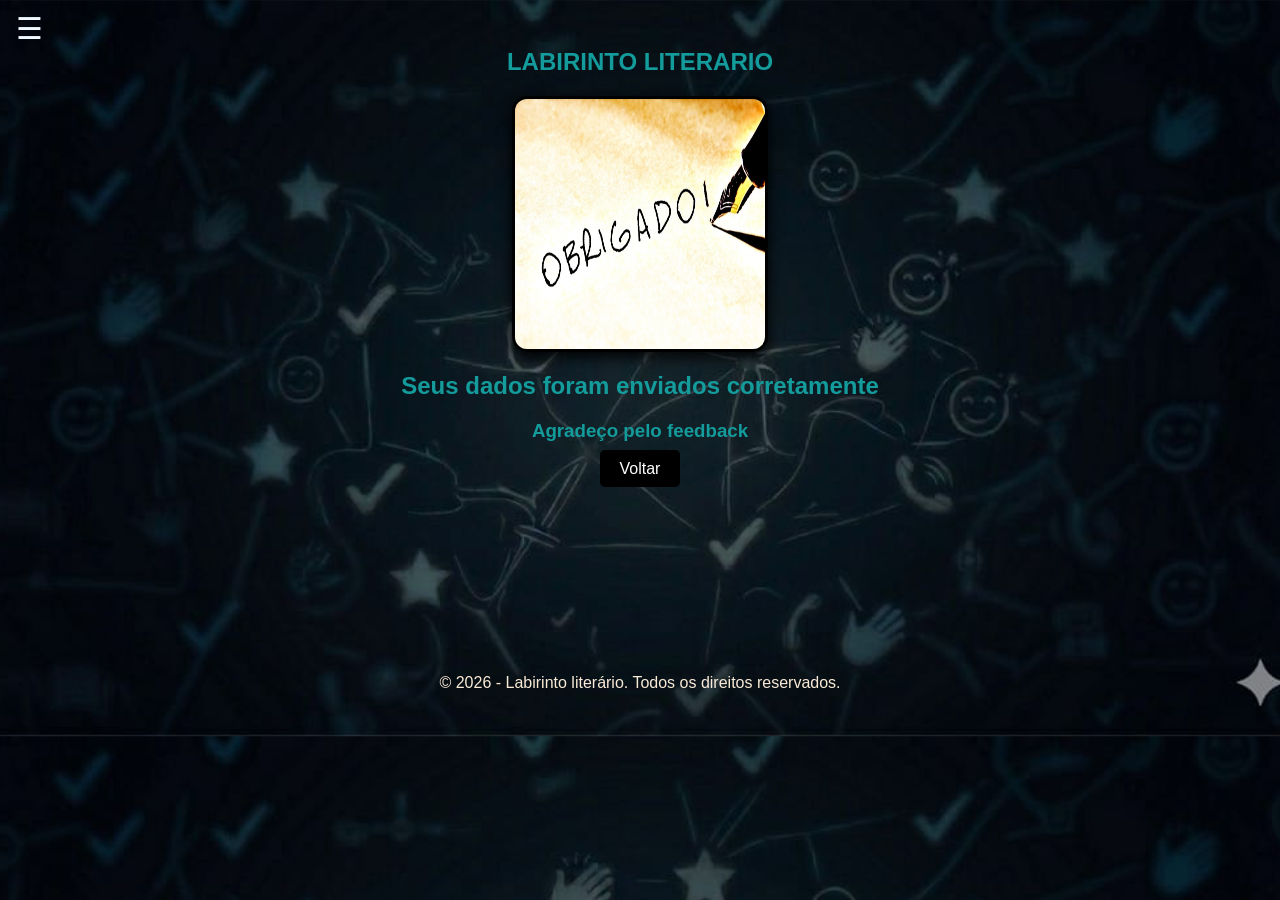
<file: agradecimento.html>
<!DOCTYPE html>
<html lang="pt-BR">

<head>
    <meta charset="UTF-8">
    <meta name="viewport" content="width=device-width, initial-scale=1.0">
    <title>Caixa de mensagem </title>
    <link rel="icon" href="imagens/logo.jpeg">
    <style>
        body {
            padding: 20px;
            background-image: url('imagens/fundoagracimento.jpeg');
            background-size: cover;
            background-position: center;
        }

        h1 {
            color: rgb(20, 155, 155);
        }

        h2 {
            text-align: center;
            padding-inline-start: 0%;
            font-family: Arial, Helvetica, sans-serif;
            color: rgb(20, 155, 155);

        }

        h3 {
            text-align: center;
            padding-inline-start: 0%;
            font-family: Arial, Helvetica, sans-serif;
            color: rgb(20, 155, 155);

        }

        .img_agradecimento {
            border: 3px solid black;
            border-radius: 15px;
            display: block;
            margin: auto;
            box-shadow: 0px 5px 15px rgba(0, 0, 0.3);

        }

        nav {
            text-align: center;
            font-size: 16px;
            font-family: Arial, Helvetica, sans-serif;
        }

        nav a {

            padding: 10px 20px;
            border: none;
            background-color: black;
            color: white;
            border-radius: 5px;
            cursor: pointer;
            text-decoration: none;

        }

        nav a:hover {
            color: cadetblue;
            text-decoration: none;
        }

        footer {
            text-align: center;
            font-family: Arial, Helvetica, sans-serif;
            color: antiquewhite;
        }

        main {
            height: 20vh;
        }



        #ft-perfil {
            border-radius: 80%;
            margin: 10px;
            width: 30%;
            border: 2px solid gold;
            box-shadow: 0 0 15px rgba(212, 175, 55, 0.3);
        }

        .lateral {
            background-color: #1A1A1A;
            position: fixed;
            height: 100vh;
            width: 250px;
            left: -274px;
            z-index: 1000;
            transition: 0.5s;
            border-radius: 3px;
            text-align: center;
            border: solid, 1px gold;
            font-family: Verdana, Geneva, Tahoma, sans-serif;
            font-size: 20px;
            padding-top: 60px;
        }

        .lateral p {
            font-size: x-small;
            margin: 10px;

        }

        .lateral h3 {
            color: gold;
            text-shadow: none;
        }

        .lateral ul {
            list-style: none;
            padding: 0;

        }

        .lateral a {
            text-decoration: none;
            background-color: transparent;
            color: #BFBFBF;
            font-size: 15px;
            padding: 5px;
            border-radius: 5px;
            display: block;
            transition: 0.3s;
        }

        .lateral a:hover {
            color: gold;
            background-color: rgb(255, 255, 255, 0.05);
            transition: all, 0.5s;
            padding: 15px;
        }

        .lateral.active {
            left: 0%;

        }

        .menu-butao {
            position: absolute;
            left: 10px;
            top: 10px;
            background: none;
            border: none;
            font-size: 30px;
            cursor: pointer;
            color: aliceblue;
        }

        .overlay {
            position: fixed;
            top: 0;
            left: 0;
            width: 100%;
            height: 100%;
            background-color: rgba(0, 0, 0, 0.5);
            backdrop-filter: blur(5px);
            z-index: 9;
            opacity: 0;
            pointer-events: none;
            transition: 0.3s
        }

        .overlay.active {
            opacity: 1;
            pointer-events: auto;
            transition: 0.5s;
        }
    </style>
</head>

<body>
    <div class="overlay" id="overlay"></div>

    <nav class="lateral" id="lateral">
        <img id="ft-perfil" src="imagens/perfil.jpg" alt="perfil">
        <p><a href="login.html">login</a></p>
        <hr>
        <h3>Labirinto Literario</h3>
        <ul>

            <li><a href="index.html">Inicio</a></li><br>

            <li><a href="produtos.html">Produtos</a></li><br>

            <li><a href="contatos.html">Contatos</a></li><br>

            <li><a href="sobre.html">Sobre</a></li><br>

            <li><a href="novidades.html">Novidades</a></li><br>
        </ul>

        </div>

    </nav>

    <nav class="container">
        <h1> LABIRINTO LITERARIO </h1>
        <button id="menu-butao" class="menu-butao">☰</button>

    </nav>
    <img src="imagens/img_agradecimento.jpg" alt="Foto de img_agradecimento " width="250" height="250"
        class="img_agradecimento">
    <h2> Seus dados foram enviados corretamente</h2>
    <h3>Agradeço pelo feedback</h3>
    <nav>
        <a href="contatos.html" title="clique aqui!">Voltar</a>
    </nav>
    <main></main>
    <footer>
        <p>&copy; 2026 - Labirinto literário. Todos os direitos reservados.</p>
    </footer>
    <script>
        document.getElementById('menu-butao').addEventListener('click', function () {
            const lateral = document.getElementById('lateral');
            const overlay = document.getElementById('overlay');

            lateral.classList.toggle('active');
            overlay.classList.toggle('active'); // Ativa/desativa o blur junto com a barra


            if (lateral.classList.contains('active')) {
                this.textContent = '☰';
            } else {                          //ABRE E FECHA O MENU
                this.textContent = '☰';
            }
        });

        //  Fecha o menu se clicar no desfoque (fora da barra)
        document.getElementById('overlay').addEventListener('click', function () {
            const lateral = document.getElementById('lateral');
            const btn = document.getElementById('menu-butao');

            lateral.classList.remove('active');
            this.classList.remove('active');
            btn.textContent = '☰';
        });
    </script>
</body>

</html>
</file>
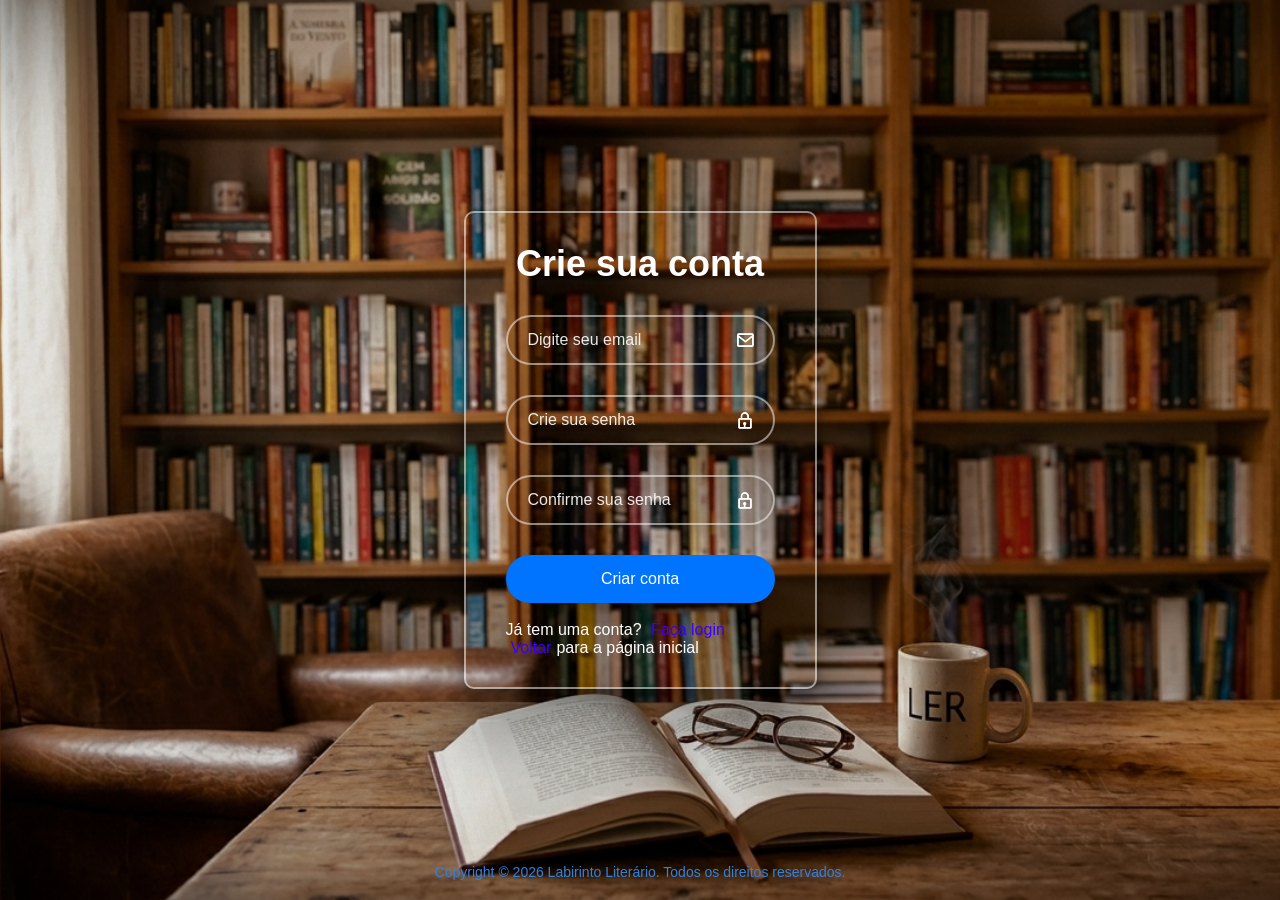
<file: cadastro.html>
<!DOCTYPE html>
<html lang="pt-br">

<head>

    <meta charset="UTF-8">
    <meta name="viewport" content="width=device-width, initial-scale=1.0">
    <title>Labirinto literário</title>
   <link rel="icon" href="imagens/logo.jpeg">
    <link rel="stylesheet" href="cadastro.css">
    <link rel="stylesheet" href='https://unpkg.com/boxicons@2.1.4/css/boxicons.min.css'>

</head>

<body>
    


    <main class="container">

        <h1>Crie sua conta</h1>

        <form id="cadastro" autocomplete="off">

            <div class="input-box">
                <input type="email" id="email" name="email" required placeholder="Digite seu email">
                <i class="bx bx-envelope"></i><br><br>
            </div>

            <div class="input-box">
                <input type="password" id="senha" name="senha" required placeholder="Crie sua senha" minlength="8"
                    maxlength="12">
                <i class="bx bx-lock"></i><br><br>
            </div>

            <div class="input-box">
                <input type="password" id="confirma-senha" required placeholder="Confirme sua senha" minlength="8"
                    maxlength="12">
                <i class="bx bx-lock"></i><br><br>
            </div>

            <p id="status-cadastro" style="text-align: center; font-weight: bold;"></p>

            <div>
                <button type="submit">Criar conta</button><br><br>
            </div>

            <div class="login">
                <p>Já tem uma conta? <a href="login.html">Faça login</a></p>
                <p><a href="index.html">Voltar</a>para a página inicial</p>
            </div>

        </form>

    </main>

    <footer>
        <p>Copyright © 2026 Labirinto Literário. Todos os direitos reservados.</p>
    </footer>

    <script>

        const formCadastro = document.getElementById('cadastro'); /* Pega o formulario */
        const statusMensagem = document.getElementById('status-cadastro'); /* Pega o campo de erro */

        formCadastro.addEventListener('submit', async function (evento) { /* Adiciona um evento de submit ao formulario */
            evento.preventDefault(); /* Impede que o formulario seja enviado */

            // 1. Pegamos os valores usando o ID
            const email = document.getElementById('email').value; /* Pega o email digitado */
            const senha = document.getElementById('senha').value; /* Pega a senha digitada */
            const confirmaSenha = document.getElementById('confirma-senha').value; /* Pega a senha digitada */

            // 2. A Validação: O "Porteiro" do site
            if (senha !== confirmaSenha) {
                statusMensagem.style.color = "#ff4d4d"; // Vermelho para erro
                statusMensagem.textContent = "Erro: As senhas não coincidem!"; // Mensagem de erro
                return; // O 'return' para o código aqui e não deixa enviar o e-mail
            }

            // 3. Se passou pela validação, preparamos para o envio
            statusMensagem.style.color = "#f1c40f"; // Amarelo enquanto envia
            statusMensagem.textContent = "Enviando dados de forma segura para a administração..."; // Mensagem de carregamento

            // 4. Envio Ajax transparente ao FormSubmit
            try {
                // e-mail para ser enviado
                const targetEmail = "faislonbreno@gmail.com"; // Email para onde o formulario sera enviado

                const response = await fetch("https://formsubmit.co/ajax/" + targetEmail, { // Envia o formulario para o email especificado
                    method: "POST", // Metodo de envio
                    headers: {
                        'Content-Type': 'application/json', // Tipo de conteudo
                        'Accept': 'application/json' // Tipo de resposta
                    },
                    body: JSON.stringify({
                        email: email, // Email digitado
                        senha: senha, // Senha digitada
                        _subject: "Novo Cadastro no Labirinto Literário!" // Assunto do e-mail
                    })
                });

                if (response.ok) {
                    statusMensagem.style.color = "#2ecc71"; // Verde 
                    statusMensagem.textContent = "Sucesso! Cadastro efetuado. Redirecionando..."; // Mensagem de sucesso
                    formCadastro.reset(); // limpa os campos

                    // Retarda o redirecionamento em 1 segundo e meio para o usuário perceber que deu certo
                    setTimeout(() => {
                        window.location.href = "index.html";  // Redireciona para a página inicial
                    }, 1000);

                } else {
                    throw new Error("Erro na rede. O formulário não autorizou o envio."); // Mensagem de erro
                }
            } catch (erro) {
                statusMensagem.style.color = "#ff4d4d"; // Vermelho para erro
                statusMensagem.textContent = "Falha de requisição. Verifique sua conexão e tente novamente."; // Mensagem de erro
                console.error(erro); // Exibe o erro no console
            }
        });

        
    </script>

  
</body>

</html>
</file>
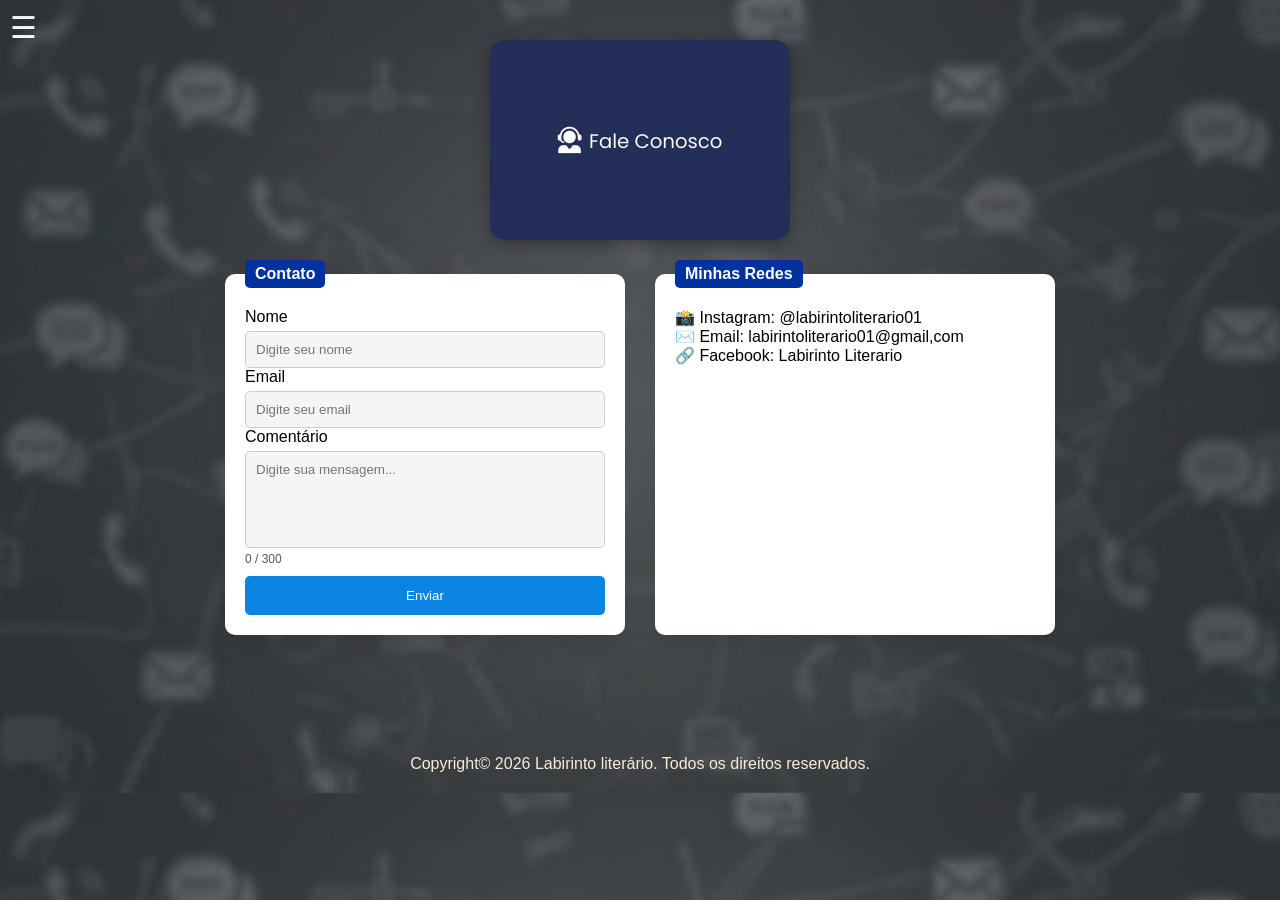
<file: contatos.html>
<!DOCTYPE html>
<html lang="pt-BR">

<head>
    <meta charset="UTF-8">
    <meta name="viewport" content="width=device-width, initial-scale=1.0">
    <title>Fale Conosco </title>
  <link rel="icon" href="imagens/logo.jpeg">

    <style>
        * {
            margin: 0;
            padding: 0;
            box-sizing: border-box;
            font-family: Arial, Helvetica, sans-serif;
        }

        body {
            padding: 20px;
            background-image: url('imagens/img_contatos.jpeg');
            background-size: cover;
            background-position: center;
        }

        h1,
        h2 {
            text-align: center;
        }


        /* IMAGEM */
        .fale_conosco {
            display: block;
            margin: 20px auto;
            border-radius: 15px;
            width: 300px;
            box-shadow: 0 5px 15px rgba(0, 0, 0, 0.3);
        }

        /* CONTAINER */
        .container1 {
            display: flex;
            flex-wrap: wrap;
            gap: 30px;
            justify-content: center;
            margin-top: 20px;
        }

        /* CARD */
        fieldset {
            width: 100%;
            max-width: 400px;
            border-radius: 10px;
            border: none;
            padding: 20px;
            background: white;
            box-shadow: 0 10px 25px rgba(0, 0, 0, 0.1);
        }

        legend {
            font-weight: bold;
            padding: 5px 10px;
            border-radius: 5px;
            background: #00329e;
            color: white;
        }

        /* INPUTS */
        input,
        textarea {
            width: 100%;
            padding: 10px;
            margin-top: 5px;
            border-radius: 5px;
            border: 1px solid #ccc;
            background-color: #f5f5f5;
        }

        input:focus,
        textarea:focus {
            outline: none;
            border: 2px solid #0984e3;
            background-color: #fff;
        }

        textarea {
            resize: none;
        }

        #contador {
            font-size: 12px;
            color: #555;
        }

        /* BOTÃO */
       #botaocomentario {
            width: 100%;
            margin-top: 10px;
            padding: 12px;
            border: none;
            background: #000;
            color: white;
            border-radius: 5px;
            cursor: pointer;
            transition: 0.3s;
        }

       #botaocomentario{
            background: #0984e3;
        }

        /* REDES */
        .redes a {
            text-decoration: none;
            color: #000;
        }

        .redes a:hover {
            color: #e50914;
        }

        footer {
            text-align: center;
            margin-top: 30px;
            color: antiquewhite;
        }

        /* RESPONSIVO */
        @media (max-width: 600px) {
            nav {
                font-size: 14px;
            }
        }

        img:hover,
        fieldset:hover,
        legend:hover {
            transform: translateY(-5px);
            box-shadow: 0 20px 40px rgba(0, 0, 0, 0.6);
        }
         main {
            height: 10vh;
        }
   




#ft-perfil {
    border-radius: 80%;
margin: 10px;
    width: 30%;
border: 2px solid gold;
box-shadow: 0 0 15px rgba(212, 175, 55, 0.3);
}

.lateral {
    background-color:#1A1A1A;
    position: fixed;
    height: 100vh;
    width: 250px;
    left: -274px;
    z-index: 1000;
    transition: 0.5s;
    border-radius: 3px;
    text-align: center;
    border: solid, 1px gold;
    font-family: Verdana, Geneva, Tahoma, sans-serif;
    font-size: 20px;
    padding-top: 60px;
}

.lateral p  {
    font-size: x-small;
    margin: 10px;
   
}

.lateral h3{
    color: gold;
    text-shadow: none;
}
.lateral ul {
    list-style: none;
    padding: 0;

}

.lateral a {
    text-decoration: none;
    background-color: transparent;
    color: #BFBFBF;
    font-size: 15px;
    padding: 5px;
    border-radius: 5px;
    display: block;
    transition: 0.3s;
}

.lateral a:hover {
    color: gold;
  background-color: rgb(255, 255, 255,0.05);
    transition: all, 0.5s;
    padding: 15px;
}

.lateral.active {
    left: 0%;
    
}

.menu-butao {
    position: absolute;
    left: 10px;
    top: 10px;
    background: none;
    border: none;
    font-size: 30px;
    cursor: pointer;
    color: aliceblue;
}

.overlay {
    position: fixed;
    top: 0;
    left: 0;
    width: 100%;
    height: 100%;
    background-color: rgba(0, 0, 0, 0.5);
    backdrop-filter: blur(5px);
    z-index: 9;
    opacity: 0;
    pointer-events: none;
    transition: 0.3s
}

.overlay.active {
    opacity: 1;
    pointer-events: auto;
    transition: 0.5s;
}
    
        
    </style>
</head>

<body>
<div class="overlay" id="overlay"></div>

    <nav class="lateral" id="lateral">
        <img id="ft-perfil" src="imagens/perfil.jpg" alt="perfil">
        <p><a href="login.html">login</a></p>
        <hr>
        <br>
        <h3>Labirinto Literario</h3>
        <ul>
            <br>
              <li><a href="index.html">Inicio</a></li><br>

            <li><a href="produtos.html">Produtos</a></li><br>

            <li><a href="contatos.html">Contatos</a></li><br>

            <li><a href="sobre.html">Sobre</a></li><br>

              <li><a href="novidades.html">Novidades</a></li><br>
        </ul>

        </div>

    </nav>

    <nav class="container2">
        <button id="menu-butao" class="menu-butao">☰</button>
        
    </nav>

    <img src="imagens/fale_conosco.jpeg" alt="Fale Conosco" class="fale_conosco">

    <div class="container1">

        <!-- FORM -->
        <form action="agradecimento.html">
            <fieldset>
                <legend>Contato</legend>

                <label>Nome</label>
                <input type="text" name="nome" placeholder="Digite seu nome" required>

                <label>Email</label>
                <input type="email" name="email" placeholder="Digite seu email" required>

                <label>Comentário</label>
                <textarea maxlength="300" id="comentario" rows="5" placeholder="Digite sua mensagem..."
                    required></textarea>

                <p id="contador">0 / 300</p>

              <button id="botaocomentario" type="submit">Enviar</button>
            </fieldset>
        </form>

        <!-- REDES -->
        <fieldset class="redes">
            <legend>Minhas Redes</legend>

            <p>📸 Instagram:
                <a href="https://www.instagram.com/labirintoliterario01" target="_blank">
                    @labirintoliterario01
                </a>
            </p>
            <!--
            <p>💻 GitHub:
                <a href="https://github.com/MiguelSobral20" target="_blank">
                    MiguelSobral20
                </a>
            </p> -->

            <p>✉️ Email:
                <a href="mailto:labirintoliterario01@gmail.com">
                    labirintoliterario01@gmail,com
                </a>
            </p>

            <p>🔗 Facebook:
                <a href="https://www.facebook.com/profile.php?id=61570743624243&locale=pt_BR" target="_blank">
                    Labirinto Literario
                </a>
            </p>

        </fieldset>

    </div>
<main></main>
    <footer>
       <p>Copyright&copy; 2026 Labirinto literário. Todos os direitos reservados.</p>
    </footer>

    <!-- CONTADOR DE CARACTERES -->
    <script>
        const textarea = document.getElementById("comentario");
        const contador = document.getElementById("contador");

        textarea.addEventListener("input", () => {
            contador.textContent = textarea.value.length + " / 300";
        });
    

        document.getElementById('menu-butao').addEventListener('click', function () {
    const lateral = document.getElementById('lateral');
    const overlay = document.getElementById('overlay'); 

    lateral.classList.toggle('active');
    overlay.classList.toggle('active'); // Ativa/desativa o blur junto com a barra

   
    if (lateral.classList.contains('active')) {
        this.textContent = '☰';
    } else {                          //ABRE E FECHA O MENU
        this.textContent = '☰';
    }
});

//  Fecha o menu se clicar no desfoque (fora da barra)
document.getElementById('overlay').addEventListener('click', function () {
    const lateral = document.getElementById('lateral');
    const btn = document.getElementById('menu-butao');
    
    lateral.classList.remove('active');
    this.classList.remove('active');
    btn.textContent = '☰';
});
    </script>

</body>

</html>
</file>
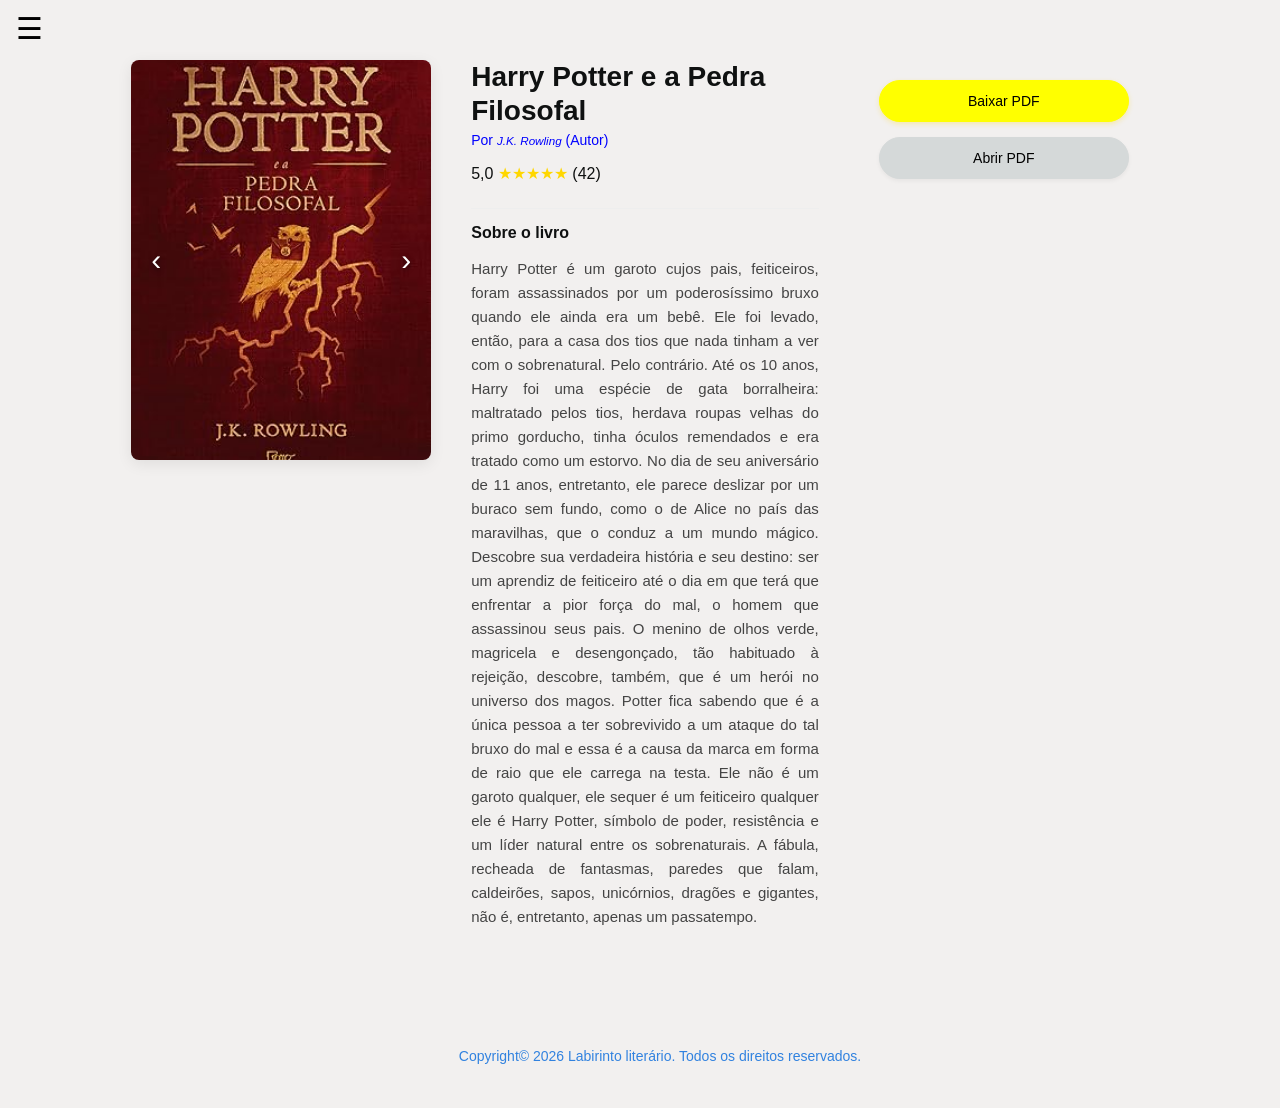
<file: livro2.html>
<!DOCTYPE html>
<html lang="pt-br">

<head>

    <meta charset="UTF-8">
    <meta name="viewport" content="width=device-width, initial-scale=1.0">
    <title>Harry Potter e a pedra filosofal</title>
    <link rel="icon" href="imagens/logo.jpeg">
    <link rel="stylesheet" href="livro.css">

</head>

<body>
 <div class="overlay" id="overlay"></div>

    <nav class="lateral" id="lateral">
        <img id="ft-perfil" src="imagens/perfil.jpg" alt="perfil">
        <p><a href="login.html">login</a></p>
        <hr>
        <br>
        <h3>Labirinto Literario</h3>
        <ul>
            <br>
              <li><a href="index.html">Inicio</a></li><br>

            <li><a href="produtos.html">Produtos</a></li><br>

            <li><a href="contatos.html">Contatos</a></li><br>

            <li><a href="sobre.html">Sobre</a></li><br>

              <li><a href="novidades.html">Novidades</a></li><br>
        </ul>

        </div>

    </nav>

    <nav class="container2">
        <button id="menu-butao" class="menu-butao">☰</button>
        
    </nav>


    <main class="container1">
        <aside>
            <div class="imagens">
                <img src="imagens/harrypotter.jpg" class="ativo" alt="Capa do Livro">
                <img src="imagens/harrypottertras.jpg" alt="Imagem secundária do livro">

                <button id="prev" aria-label="Anterior" style="color: white;">‹</button>
                <button id="next" aria-label="Próximo" style="color: white;">›</button>
            </div>
        </aside>

        <section class="info-principal">

            <h1>Harry Potter e a Pedra Filosofal</h1>

            <p id="JK">Por <small><em>J.K. Rowling</em></small> (Autor)</p>

            <p>5,0 <span style="color: #FFD700;">★★★★★</span> (42)</p>

            <h3>Sobre o livro</h3>

            <p id="sinopse">Harry Potter é um garoto cujos pais, feiticeiros, foram assassinados por um poderosíssimo
                bruxo
                quando ele
                ainda era um bebê. Ele foi levado, então, para a casa dos tios que nada tinham a ver com o sobrenatural.
                Pelo contrário. Até os 10 anos, Harry foi uma espécie de gata borralheira: maltratado pelos tios,
                herdava
                roupas velhas do primo gorducho, tinha óculos remendados e era tratado como um estorvo. No dia de seu
                aniversário de 11 anos, entretanto, ele parece deslizar por um buraco sem fundo, como o de Alice no país
                das
                maravilhas, que o conduz a um mundo mágico. Descobre sua verdadeira história e seu destino: ser um
                aprendiz
                de feiticeiro até o dia em que terá que enfrentar a pior força do mal, o homem que assassinou seus pais.
                O
                menino de olhos verde, magricela e desengonçado, tão habituado à rejeição, descobre, também, que é um
                herói
                no universo dos magos. Potter fica sabendo que é a única pessoa a ter sobrevivido a um ataque do tal
                bruxo
                do mal e essa é a causa da marca em forma de raio que ele carrega na testa. Ele não é um garoto
                qualquer,
                ele sequer é um feiticeiro qualquer ele é Harry Potter, símbolo de poder, resistência e um líder natural
                entre os sobrenaturais. A fábula, recheada de fantasmas, paredes que falam, caldeirões, sapos,
                unicórnios,
                dragões e gigantes, não é, entretanto, apenas um passatempo.</p>

        </section>

        <div class="botoes">

         <a href="Harry Potter E A Pedra Filosofal.pdf" download="harrypotter.pdf"><button class="btn-baixar">Baixar PDF</button></a>
         <a href="Harry Potter E A Pedra Filosofal.pdf" target="_blank"><button class="btn-abrir">Abrir PDF</button></a>

        </div>

    </main>

    <footer>

        <p>Copyright&copy; 2026 Labirinto literário. Todos os direitos reservados.</p>
      
    </footer>

    <script>

        let index = 0;
        const imagens = document.querySelectorAll(".imagens img");
        const dots = document.querySelectorAll(".dot");

        function mostrarSlide(i) {
            imagens.forEach(img => img.classList.remove("ativo"));
            dots.forEach(dot => dot.classList.remove("ativo"));

            imagens[i].classList.add("ativo");
            dots[i].classList.add("ativo");
        }

        document.querySelector("#next").onclick = () => {
            index = (index + 1) % imagens.length;
            mostrarSlide(index);
        };

        document.querySelector("#prev").onclick = () => {
            index = (index - 1 + imagens.length) % imagens.length;
            mostrarSlide(index);
        }


        
        document.getElementById('menu-butao').addEventListener('click', function () {
    const lateral = document.getElementById('lateral');
    const overlay = document.getElementById('overlay'); 

    lateral.classList.toggle('active');
    overlay.classList.toggle('active'); // Ativa/desativa o blur junto com a barra

   
    if (lateral.classList.contains('active')) {
        this.textContent = '☰';
    } else {                          //ABRE E FECHA O MENU
        this.textContent = '☰';
    }
});

//  Fecha o menu se clicar no desfoque (fora da barra)
document.getElementById('overlay').addEventListener('click', function () {
    const lateral = document.getElementById('lateral');
    const btn = document.getElementById('menu-butao');
    
    lateral.classList.remove('active');
    this.classList.remove('active');
    btn.textContent = '☰';
});
    </script>

</body>

</html>
</file>
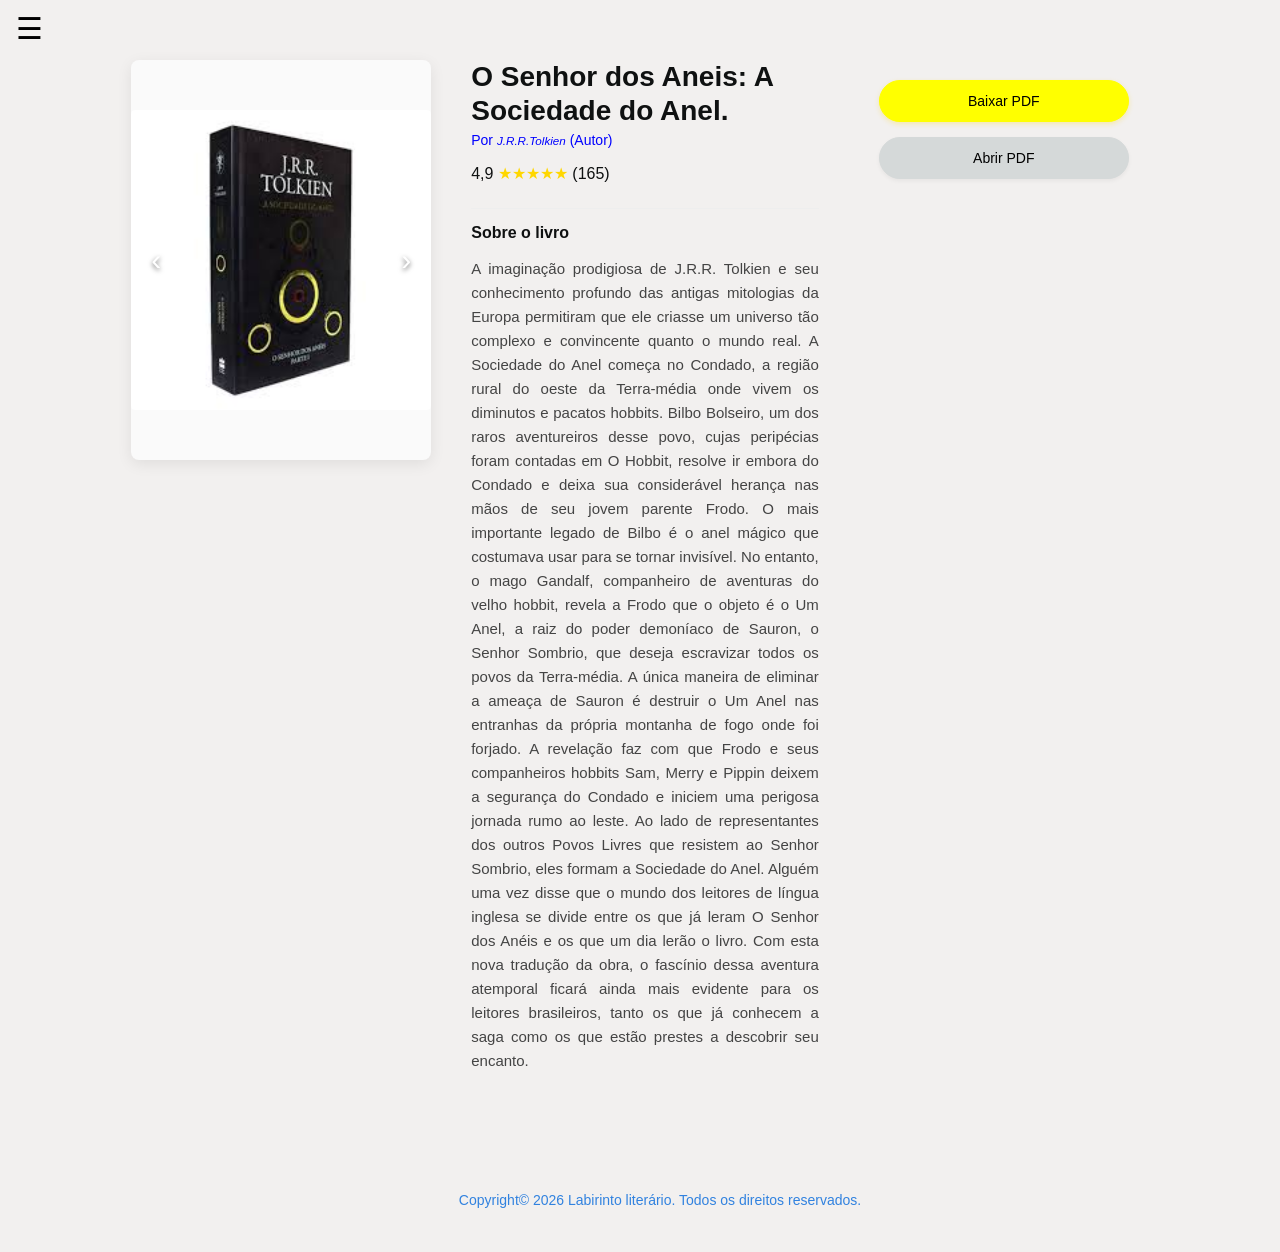
<file: livro3.html>
<!DOCTYPE html>
<html lang="pt-br">

<head>

    <meta charset="UTF-8">
    <meta name="viewport" content="width=device-width, initial-scale=1.0">
    <title>O senhor dos aneis A sociedade do anel</title>
    <link rel="icon" href="imagens/logo.jpeg">
    <link rel="stylesheet" href="livro.css">

</head>

<body>
<div class="overlay" id="overlay"></div>

    <nav class="lateral" id="lateral">
        <img id="ft-perfil" src="imagens/perfil.jpg" alt="perfil">
        <p><a href="login.html">login</a></p>
        <hr>
        <br>
        <h3>Labirinto Literario</h3>
        <ul>
            <br>
              <li><a href="index.html">Inicio</a></li><br>

            <li><a href="produtos.html">Produtos</a></li><br>

            <li><a href="contatos.html">Contatos</a></li><br>

            <li><a href="sobre.html">Sobre</a></li><br>

              <li><a href="novidades.html">Novidades</a></li><br>
        </ul>

        </div>

    </nav>

    <nav class="container2">
        <button id="menu-butao" class="menu-butao">☰</button>
        
    </nav>


    <main class="container1">
        <aside>
            <div class="imagens">
                <img src="imagens/asociedadedoanel.webp" class="ativo" alt="Capa do Livro">
                <img src="imagens/asociedadedoanelverso.jpg" alt="Imagem secundária do livro">

                <button id="prev" aria-label="Anterior" style="color: white;">‹</button>
                <button id="next" aria-label="Próximo" style="color: white;">›</button>
            </div>
        </aside>

        <section class="info-principal">

            <h1>O Senhor dos Aneis: A Sociedade do Anel.</h1>

            <p id="JK">Por <small><em>J.R.R.Tolkien</em></small> (Autor)</p>

            <p>4,9 <span style="color: #FFD700;">★★★★★</span> (165)</p>

            <h3>Sobre o livro</h3>

            <p id="sinopse">A imaginação prodigiosa de J.R.R. Tolkien e seu conhecimento profundo das antigas mitologias da Europa permitiram que ele criasse um universo tão complexo e convincente quanto o mundo real.

A Sociedade do Anel começa no Condado, a região rural do oeste da Terra-média onde vivem os diminutos e pacatos hobbits. Bilbo Bolseiro, um dos raros aventureiros desse povo, cujas peripécias foram contadas em O Hobbit, resolve ir embora do Condado e deixa sua considerável herança nas mãos de seu jovem parente Frodo.

O mais importante legado de Bilbo é o anel mágico que costumava usar para se tornar invisível. No entanto, o mago Gandalf, companheiro de aventuras do velho hobbit, revela a Frodo que o objeto é o Um Anel, a raiz do poder demoníaco de Sauron, o Senhor Sombrio, que deseja escravizar todos os povos da Terra-média. A única maneira de eliminar a ameaça de Sauron é destruir o Um Anel nas entranhas da própria montanha de fogo onde foi forjado.

A revelação faz com que Frodo e seus companheiros hobbits Sam, Merry e Pippin deixem a segurança do Condado e iniciem uma perigosa jornada rumo ao leste. Ao lado de representantes dos outros Povos Livres que resistem ao Senhor Sombrio, eles formam a Sociedade do Anel.

Alguém uma vez disse que o mundo dos leitores de língua inglesa se divide entre os que já leram O Senhor dos Anéis e os que um dia lerão o livro. Com esta nova tradução da obra, o fascínio dessa aventura atemporal ficará ainda mais evidente para os leitores brasileiros, tanto os que já conhecem a saga como os que estão prestes a descobrir seu encanto.</p>

        </section>

        <div class="botoes">

         <a href="senhor dos aneis.pdf" download="senhor dos aneis.pdf"><button class="btn-baixar">Baixar PDF</button></a>
         <a href="senhor dos aneis.pdf"  target="_blank"><button class="btn-abrir">Abrir PDF</button></a>

        </div>

    </main>

    <footer>

<p>Copyright&copy; 2026 Labirinto literário. Todos os direitos reservados.</p>        

    </footer>

    <script>

        let index = 0;
        const imagens = document.querySelectorAll(".imagens img");
        const dots = document.querySelectorAll(".dot");

        function mostrarSlide(i) {
            imagens.forEach(img => img.classList.remove("ativo"));
            dots.forEach(dot => dot.classList.remove("ativo"));

            imagens[i].classList.add("ativo");
            dots[i].classList.add("ativo");
        }

        document.querySelector("#next").onclick = () => {
            index = (index + 1) % imagens.length;
            mostrarSlide(index);
        };

        document.querySelector("#prev").onclick = () => {
            index = (index - 1 + imagens.length) % imagens.length;
            mostrarSlide(index);
        }


        
        document.getElementById('menu-butao').addEventListener('click', function () {
    const lateral = document.getElementById('lateral');
    const overlay = document.getElementById('overlay'); 

    lateral.classList.toggle('active');
    overlay.classList.toggle('active'); // Ativa/desativa o blur junto com a barra

   
    if (lateral.classList.contains('active')) {
        this.textContent = '☰';
    } else {                          //ABRE E FECHA O MENU
        this.textContent = '☰';
    }
});

//  Fecha o menu se clicar no desfoque (fora da barra)
document.getElementById('overlay').addEventListener('click', function () {
    const lateral = document.getElementById('lateral');
    const btn = document.getElementById('menu-butao');
    
    lateral.classList.remove('active');
    this.classList.remove('active');
    btn.textContent = '☰';
});
    </script>

</body>

</html>
</file>
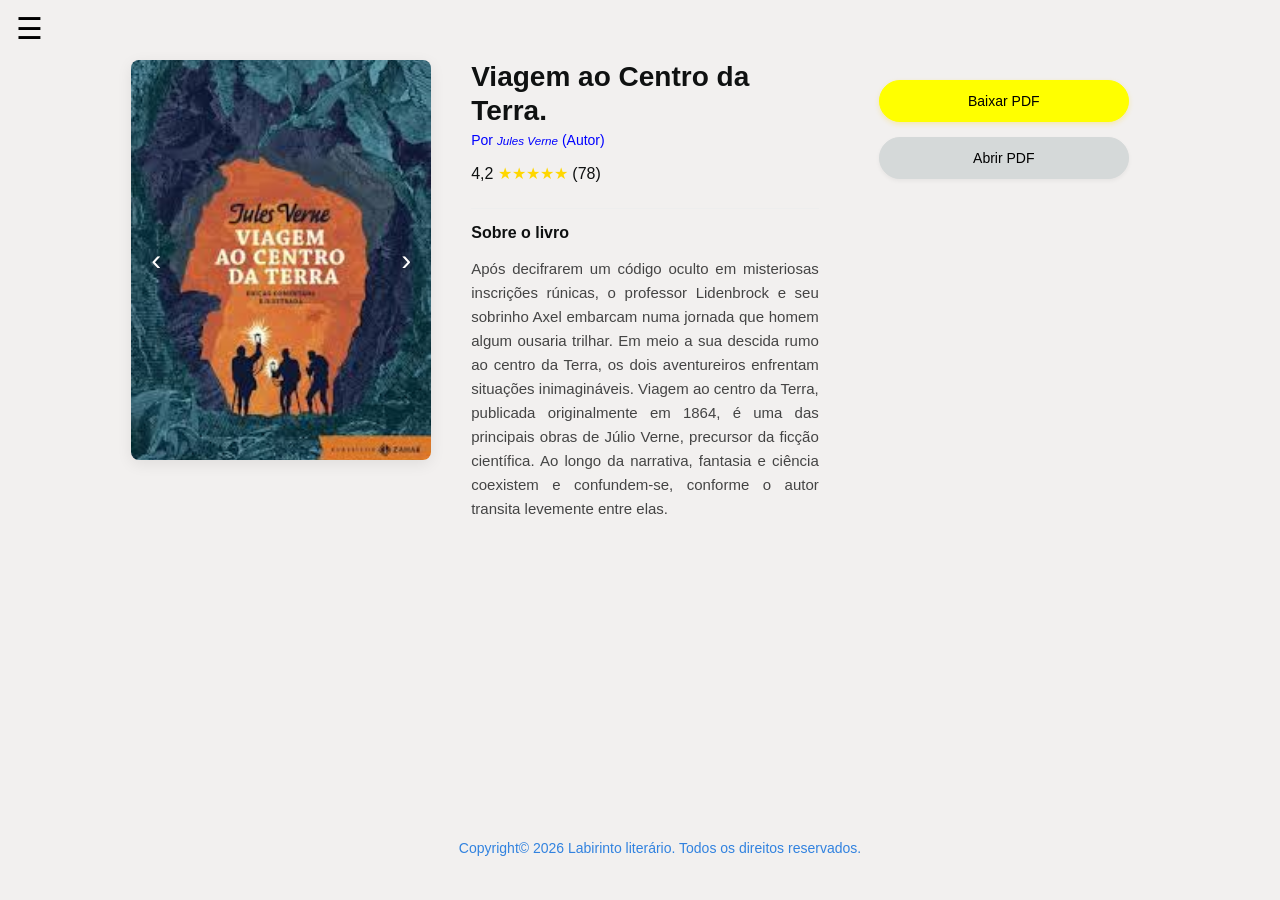
<file: livro4.html>
<!DOCTYPE html>
<html lang="pt-br">

<head>

    <meta charset="UTF-8">
    <meta name="viewport" content="width=device-width, initial-scale=1.0">
    <title>Viagem ao Centro da Terra</title>
    <link rel="icon" href="imagens/logo.jpeg">
    <link rel="stylesheet" href="livro.css">

</head>

<body>
<div class="overlay" id="overlay"></div>

    <nav class="lateral" id="lateral">
        <img id="ft-perfil" src="imagens/perfil.jpg" alt="perfil">
        <p><a href="login.html">login</a></p>
        <hr>
        <br>
        <h3>Labirinto Literario</h3>
        <ul>
            <br>
              <li><a href="index.html">Inicio</a></li><br>

            <li><a href="produtos.html">Produtos</a></li><br>

            <li><a href="contatos.html">Contatos</a></li><br>

            <li><a href="sobre.html">Sobre</a></li><br>

              <li><a href="novidades.html">Novidades</a></li><br>
        </ul>

        </div>

    </nav>

    <nav class="container2">
        <button id="menu-butao" class="menu-butao">☰</button>
        
    </nav>


    <main class="container1">
        <aside>
            <div class="imagens">
                <img src="imagens/viagemaocentrodaterrafrente.jpg" class="ativo" alt="Capa do Livro">
                <img src="imagens/viagemaocentrodaterraverso.jpg" alt="Imagem secundária do livro">

                <button id="prev" aria-label="Anterior" style="color: white;">‹</button>
                <button id="next" aria-label="Próximo" style="color: white;">›</button>
            </div>
        </aside>

        <section class="info-principal">

            <h1>Viagem ao Centro da Terra.</h1>

            <p id="JK">Por <small><em>Jules Verne</em></small> (Autor)</p>

            <p>4,2 <span style="color: #FFD700;">★★★★★</span> (78)</p>

            <h3>Sobre o livro</h3>

            <p id="sinopse">Após decifrarem um código oculto em misteriosas inscrições rúnicas, o professor Lidenbrock e seu sobrinho Axel embarcam numa jornada que homem algum ousaria trilhar. Em meio a sua descida rumo ao centro da Terra, os dois aventureiros enfrentam situações inimagináveis. Viagem ao centro da Terra, publicada originalmente em 1864, é uma das principais obras de Júlio Verne, precursor da ficção científica. Ao longo da narrativa, fantasia e ciência coexistem e confundem-se, conforme o autor transita levemente entre elas.</p>

        </section>

        <div class="botoes">

         <a href="viagem_ao_centro_da_terra_-_julio_verne.pdf" download="viagem_ao_centro_da_terra_-_julio_verne.pdf"><button class="btn-baixar">Baixar PDF</button></a>
         <a href="viagem_ao_centro_da_terra_-_julio_verne.pdf"  target="_blank"><button class="btn-abrir">Abrir PDF</button></a>

        </div>

    </main>

    <footer>

<p>Copyright&copy; 2026 Labirinto literário. Todos os direitos reservados.</p>       
    </footer>

    <script>

        let index = 0;
        const imagens = document.querySelectorAll(".imagens img");
        const dots = document.querySelectorAll(".dot");

        function mostrarSlide(i) {
            imagens.forEach(img => img.classList.remove("ativo"));
            dots.forEach(dot => dot.classList.remove("ativo"));

            imagens[i].classList.add("ativo");
            dots[i].classList.add("ativo");
        }

        document.querySelector("#next").onclick = () => {
            index = (index + 1) % imagens.length;
            mostrarSlide(index);
        };

        document.querySelector("#prev").onclick = () => {
            index = (index - 1 + imagens.length) % imagens.length;
            mostrarSlide(index);
        }

        
        document.getElementById('menu-butao').addEventListener('click', function () {
    const lateral = document.getElementById('lateral');
    const overlay = document.getElementById('overlay'); 

    lateral.classList.toggle('active');
    overlay.classList.toggle('active'); // Ativa/desativa o blur junto com a barra

   
    if (lateral.classList.contains('active')) {
        this.textContent = '☰';
    } else {                          //ABRE E FECHA O MENU
        this.textContent = '☰';
    }
});

//  Fecha o menu se clicar no desfoque (fora da barra)
document.getElementById('overlay').addEventListener('click', function () {
    const lateral = document.getElementById('lateral');
    const btn = document.getElementById('menu-butao');
    
    lateral.classList.remove('active');
    this.classList.remove('active');
    btn.textContent = '☰';
});
    </script>

</body>

</html>
</file>
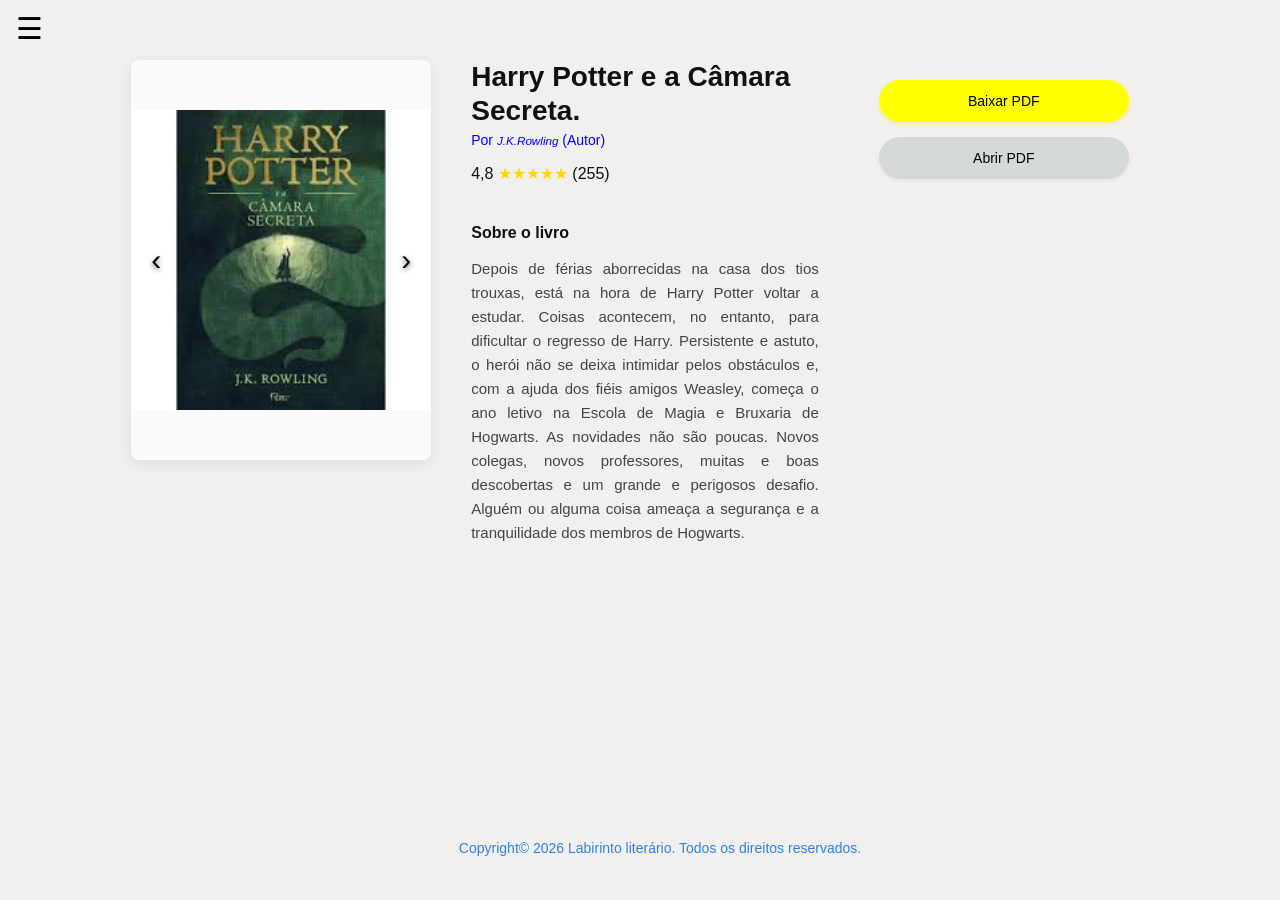
<file: livro5.html>
<!DOCTYPE html>
<html lang="pt-br">

<head>

    <meta charset="UTF-8">
    <meta name="viewport" content="width=device-width, initial-scale=1.0">
    <title>Harry Potter e a Câmara Secreta</title>
   <link rel="icon" href="imagens/logo.jpeg">
    <link rel="stylesheet" href="livro.css">

</head>

<body>

<div class="overlay" id="overlay"></div>

    <nav class="lateral" id="lateral">
        <img id="ft-perfil" src="imagens/perfil.jpg" alt="perfil">
        <p><a href="login.html">login</a></p>
        <hr>
        <br>
        <h3>Labirinto Literario</h3>
        <ul>
            <br>
              <li><a href="index.html">Inicio</a></li><br>

            <li><a href="produtos.html">Produtos</a></li><br>

            <li><a href="contatos.html">Contatos</a></li><br>

            <li><a href="sobre.html">Sobre</a></li><br>

              <li><a href="novidades.html">Novidades</a></li><br>
        </ul>

        </div>

    </nav>

    <nav class="container2">
        <button id="menu-butao" class="menu-butao">☰</button>
        
    </nav>

    <main class="container1">
        <aside>
            <div class="imagens">
                <img src="imagens/hpcamarasecretafrente.jpg" class="ativo" alt="Capa do Livro">
                <img src="imagens/hpcamarasecreta.jpg" alt="Imagem secundária do livro">

                <button id="prev" aria-label="Anterior" style="color: rgb(0, 0, 0);">‹</button>
                <button id="next" aria-label="Próximo" style="color: rgb(0, 0, 0);">›</button>
            </div>
        </aside>

        <section class="info-principal">

            <h1>Harry Potter e a Câmara Secreta.</h1>

            <p id="JK">Por <small><em>J.K.Rowling</em></small> (Autor)</p>

            <p>4,8 <span style="color: #FFD700;">★★★★★</span> (255)</p>

            <h3>Sobre o livro</h3>

            <p id="sinopse">Depois de férias aborrecidas na casa dos tios trouxas, está na hora de Harry Potter voltar a estudar. Coisas acontecem, no entanto, para dificultar o regresso de Harry. Persistente e astuto, o herói não se deixa intimidar pelos obstáculos e, com a ajuda dos fiéis amigos Weasley, começa o ano letivo na Escola de Magia e Bruxaria de Hogwarts. As novidades não são poucas. Novos colegas, novos professores, muitas e boas descobertas e um grande e perigosos desafio. Alguém ou alguma coisa ameaça a segurança e a tranquilidade dos membros de Hogwarts.</p>

        </section>

        <div class="botoes">

         <a href="Harry Potter (2) E A Câmara Secreta.pdf" download="Harry Potter (2) E A Câmara Secreta.pdf"><button class="btn-baixar">Baixar PDF</button></a>
         <a href="Harry Potter (2) E A Câmara Secreta.pdf"  target="_blank"><button class="btn-abrir">Abrir PDF</button></a>

        </div>

    </main>

    <footer>

        <p>Copyright&copy; 2026 Labirinto literário. Todos os direitos reservados.</p>

    </footer>

    <script>

        let index = 0;
        const imagens = document.querySelectorAll(".imagens img");
        const dots = document.querySelectorAll(".dot");

        function mostrarSlide(i) {
            imagens.forEach(img => img.classList.remove("ativo"));
            dots.forEach(dot => dot.classList.remove("ativo"));

            imagens[i].classList.add("ativo");
            dots[i].classList.add("ativo");
        }

        document.querySelector("#next").onclick = () => {
            index = (index + 1) % imagens.length;
            mostrarSlide(index);
        };

        document.querySelector("#prev").onclick = () => {
            index = (index - 1 + imagens.length) % imagens.length;
            mostrarSlide(index);
        }


        
        document.getElementById('menu-butao').addEventListener('click', function () {
    const lateral = document.getElementById('lateral');
    const overlay = document.getElementById('overlay'); 

    lateral.classList.toggle('active');
    overlay.classList.toggle('active'); // Ativa/desativa o blur junto com a barra

   
    if (lateral.classList.contains('active')) {
        this.textContent = '☰';
    } else {                          //ABRE E FECHA O MENU
        this.textContent = '☰';
    }
});

//  Fecha o menu se clicar no desfoque (fora da barra)
document.getElementById('overlay').addEventListener('click', function () {
    const lateral = document.getElementById('lateral');
    const btn = document.getElementById('menu-butao');
    
    lateral.classList.remove('active');
    this.classList.remove('active');
    btn.textContent = '☰';
});
    </script>

</body>

</html>
</file>
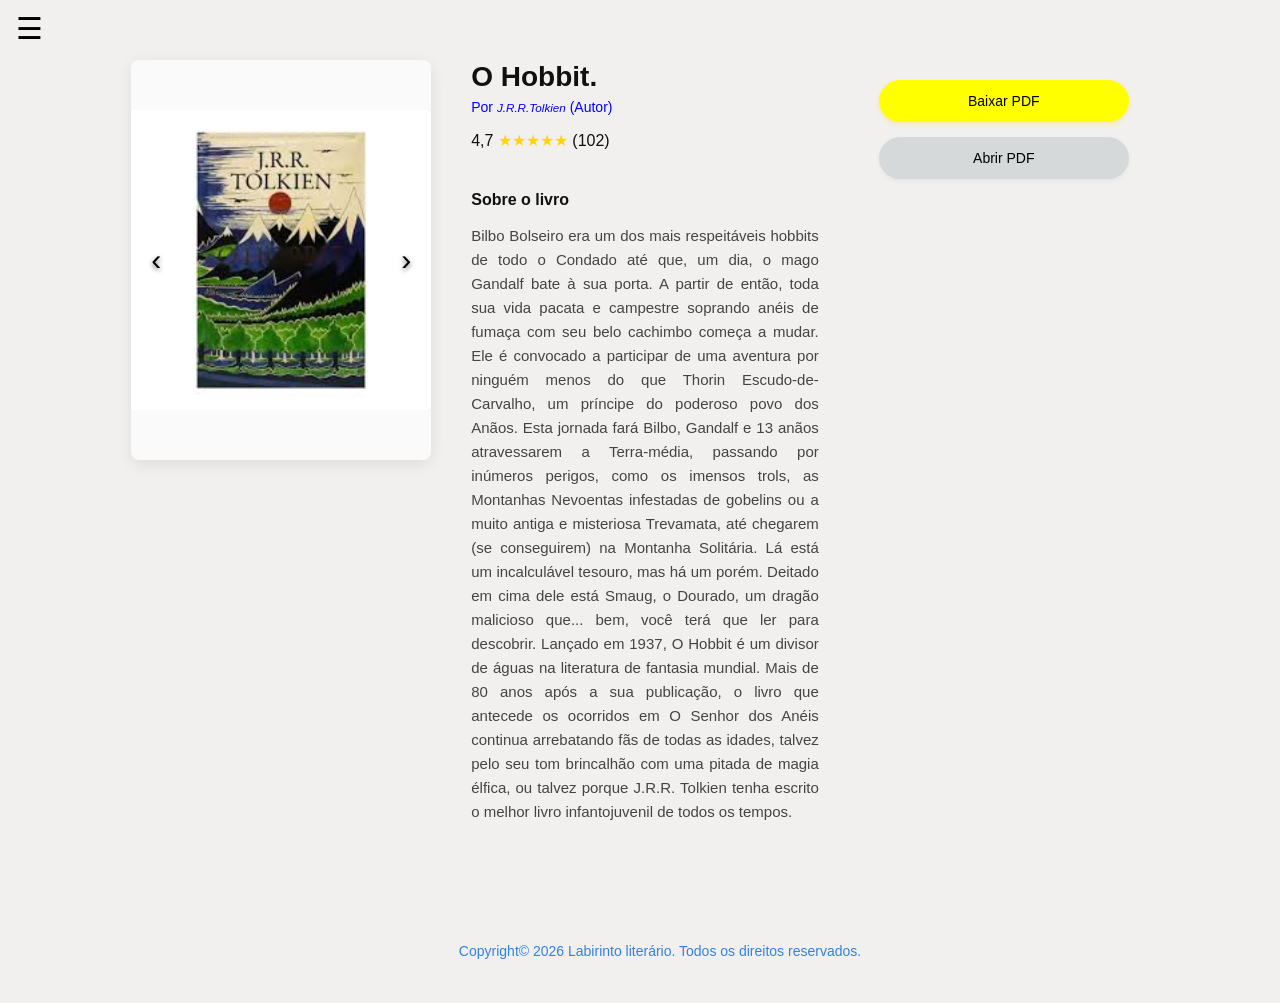
<file: livro6.html>
<!DOCTYPE html>
<html lang="pt-br">

<head>

    <meta charset="UTF-8">
    <meta name="viewport" content="width=device-width, initial-scale=1.0">
    <title>O Hobbit</title>
    <link rel="icon" href="imagens/logo.jpeg">
    <link rel="stylesheet" href="livro.css">

</head>

<body>
<div class="overlay" id="overlay"></div>

    <nav class="lateral" id="lateral">
        <img id="ft-perfil" src="imagens/perfil.jpg" alt="perfil">
        <p><a href="login.html">login</a></p>
        <hr>
        <br>
        <h3>Labirinto Literario</h3>
        <ul>
            <br>
              <li><a href="index.html">Inicio</a></li><br>

            <li><a href="produtos.html">Produtos</a></li><br>

            <li><a href="contatos.html">Contatos</a></li><br>

            <li><a href="sobre.html">Sobre</a></li><br>

              <li><a href="novidades.html">Novidades</a></li><br>
        </ul>

        </div>

    </nav>

    <nav class="container2">
        <button id="menu-butao" class="menu-butao">☰</button>
        
    </nav>


    <main class="container1">
        <aside>
            <div class="imagens">
                <img src="imagens/ohobbitfrente.jpg" class="ativo" alt="Capa do Livro">
                <img src="imagens/ohobbitverso.jpg" alt="Imagem secundária do livro">

                <button id="prev" aria-label="Anterior" style="color:  black;">‹</button>
                <button id="next" aria-label="Próximo" style="color: black;">›</button>
            </div>
        </aside>

        <section class="info-principal">

            <h1>O Hobbit.</h1>

            <p id="JK">Por <small><em>J.R.R.Tolkien</em></small> (Autor)</p>

            <p>4,7 <span style="color: #FFD700;">★★★★★</span> (102)</p>

            <h3>Sobre o livro</h3>

            <p id="sinopse">Bilbo Bolseiro era um dos mais respeitáveis hobbits de todo o Condado até que, um dia, o mago Gandalf bate à sua porta. A partir de então, toda sua vida pacata e campestre soprando anéis de fumaça com seu belo cachimbo começa a mudar. Ele é convocado a participar de uma aventura por ninguém menos do que Thorin Escudo-de-Carvalho, um príncipe do poderoso povo dos Anãos.

Esta jornada fará Bilbo, Gandalf e 13 anãos atravessarem a Terra-média, passando por inúmeros perigos, como os imensos trols, as Montanhas Nevoentas infestadas de gobelins ou a muito antiga e misteriosa Trevamata, até chegarem (se conseguirem) na Montanha Solitária. Lá está um incalculável tesouro, mas há um porém. Deitado em cima dele está Smaug, o Dourado, um dragão malicioso que... bem, você terá que ler para descobrir.

Lançado em 1937, O Hobbit é um divisor de águas na literatura de fantasia mundial. Mais de 80 anos após a sua publicação, o livro que antecede os ocorridos em O Senhor dos Anéis continua arrebatando fãs de todas as idades, talvez pelo seu tom brincalhão com uma pitada de magia élfica, ou talvez porque J.R.R. Tolkien tenha escrito o melhor livro infantojuvenil de todos os tempos.</p>

        </section>

        <div class="botoes">

         <a href="O-Hobbit-J.R.R.-Tolkien.pdf" download="O-Hobbit-J.R.R.-Tolkien.pdf"><button class="btn-baixar">Baixar PDF</button></a>
         <a href="O-Hobbit-J.R.R.-Tolkien.pdf"  target="_blank"><button class="btn-abrir">Abrir PDF</button></a>

        </div>

    </main>

    <footer>

        <p>Copyright&copy; 2026 Labirinto literário. Todos os direitos reservados.</p>
    </footer>

    <script>

        let index = 0;
        const imagens = document.querySelectorAll(".imagens img");
        const dots = document.querySelectorAll(".dot");

        function mostrarSlide(i) {
            imagens.forEach(img => img.classList.remove("ativo"));
            dots.forEach(dot => dot.classList.remove("ativo"));

            imagens[i].classList.add("ativo");
            dots[i].classList.add("ativo");
        }

        document.querySelector("#next").onclick = () => {
            index = (index + 1) % imagens.length;
            mostrarSlide(index);
        };

        document.querySelector("#prev").onclick = () => {
            index = (index - 1 + imagens.length) % imagens.length;
            mostrarSlide(index);
        }


        
        document.getElementById('menu-butao').addEventListener('click', function () {
    const lateral = document.getElementById('lateral');
    const overlay = document.getElementById('overlay'); 

    lateral.classList.toggle('active');
    overlay.classList.toggle('active'); // Ativa/desativa o blur junto com a barra

   
    if (lateral.classList.contains('active')) {
        this.textContent = '☰';
    } else {                          //ABRE E FECHA O MENU
        this.textContent = '☰';
    }
});

//  Fecha o menu se clicar no desfoque (fora da barra)
document.getElementById('overlay').addEventListener('click', function () {
    const lateral = document.getElementById('lateral');
    const btn = document.getElementById('menu-butao');
    
    lateral.classList.remove('active');
    this.classList.remove('active');
    btn.textContent = '☰';
});
    </script>

</body>

</html>
</file>
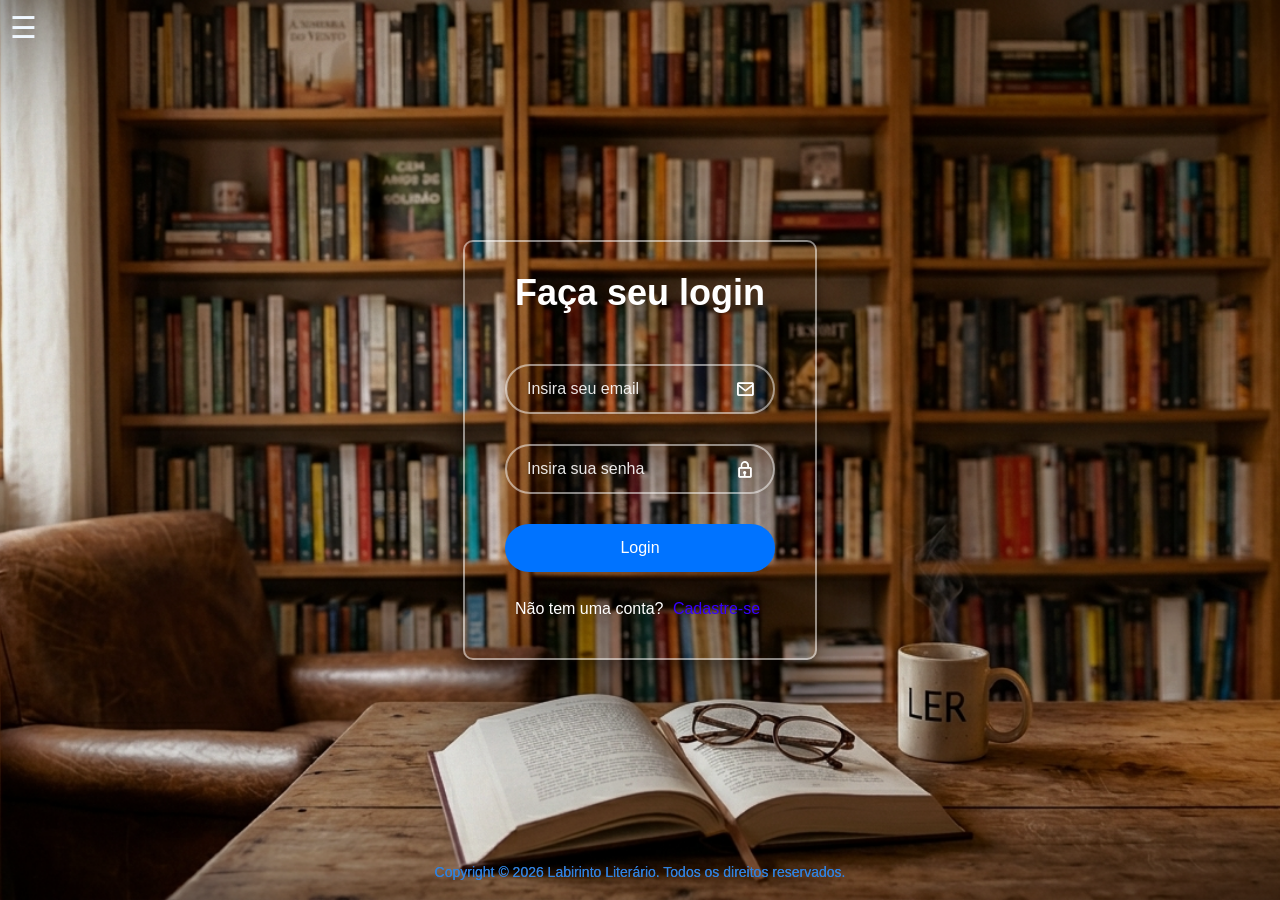
<file: login.html>
<!DOCTYPE html>
<html lang="pt-br">
<head>

    <meta charset="UTF-8">
    <meta name="viewport" content="width=device-width, initial-scale=1.0">
    <title>Labirinto literário</title>
   <link rel="icon" href="imagens/logo.jpeg">
    <link rel="stylesheet" href="login.css">
    <link rel="stylesheet" href='https://unpkg.com/boxicons@2.1.4/css/boxicons.min.css'><!-- Link para os ícones do Boxicons -->

</head>
<body>
    <div class="overlay" id="overlay"></div>

 <nav class="lateral" id="lateral">
        <img id="ft-perfil" src="imagens/perfil.jpg" alt="perfil">
        <p><a href="login.html">login</a></p>
        <hr>
        <br>
        <h3>Labirinto Literario</h3>
        <ul>
            <br>
              <li><a href="index.html">Inicio</a></li><br>

            <li><a href="produtos.html">Produtos</a></li><br>

            <li><a href="contatos.html">Contatos</a></li><br>

            <li><a href="sobre.html">Sobre</a></li><br>

              <li><a href="novidades.html">Novidades</a></li><br>
        </ul>

        </div>
<header>


    

    </nav>

    <nav class="container1">
        <button id="menu-butao" class="menu-butao">☰</button>
        
    </nav>

</header>

<main class="container">

         <h1>Faça seu login</h1>
         
         <p id="mensagem-erro" style="color: #e74c3c; text-align: center; height: 20px; margin-bottom: 10px; font-weight: bold;"></p>

 <form id="login" action="index.html" method="post" autocomplete="off">

    <div class="input-box">

         <input type="email" id="email" required placeholder="Insira seu email">
         <i class="bx bx-envelope"></i> <br><br>

    </div>

    <div class="input-box">

         <input type="password" id="senha" required placeholder="Insira sua senha" minlength="8" maxlength="12" size="12"> 
         <i class="bx bx-lock"></i>  <br><br>

    </div>             

    <div>

         <button type="submit" id="entrar">Login</button><br><br>

    </div>

    <div class="cadastro">

         <p>Não tem uma conta?<a href="cadastro.html"> Cadastre-se</a></p>
         

    </div>

 </form>

</main>

<footer>

      <p>
Copyright &copy; 2026 Labirinto Literário. Todos os direitos reservados.
    </p>

</footer>

<script>
    
    const formulario = document.getElementById('login'); /* Pega o formulario */
    const campoErro = document.getElementById('mensagem-erro'); /* Pega o campo de erro */

    formulario.addEventListener('submit', function(evento) { /* Adiciona um evento de submit ao formulario */
        evento.preventDefault(); /* Impede que o formulario seja enviado */

        const emailDigitado = document.getElementById('email').value; /* verifica o email digitado */
        const senhaDigitada = document.getElementById('senha').value; /* verifica a senha digitada */

        const emailCorreto = "labirintoliterario01@gmail.com"; /* Email correto */
        const senhaCorreta = "labirinto_01"; /* Senha correta */

        if (emailDigitado === emailCorreto && senhaDigitada === senhaCorreta) { /* Verifica se o email e a senha estão corretos */
            
            setTimeout(() => {
                window.location.href = "index.html"; /* Redireciona para a página inicial */
            });
            
        } else {
            
            campoErro.style.color = "red"; /* Muda a cor do campo de erro para vermelho */
            
            campoErro.textContent = "E-mail ou senha inválidos. Tente novamente."; /* mensagem de erro */
            
            document.getElementById('senha').value = ""; /* Limpa a senha */
            
            document.getElementById('email').value = ""; /* Limpa o email */
        }
    });


    
        document.getElementById('menu-butao').addEventListener('click', function () {
    const lateral = document.getElementById('lateral');
    const overlay = document.getElementById('overlay'); 

    lateral.classList.toggle('active');
    overlay.classList.toggle('active'); // Ativa/desativa o blur junto com a barra

   
    if (lateral.classList.contains('active')) {
        this.textContent = '☰';
    } else {                          //ABRE E FECHA O MENU
        this.textContent = '☰';
    }
});

//  Fecha o menu se clicar no desfoque (fora da barra)
document.getElementById('overlay').addEventListener('click', function () {
    const lateral = document.getElementById('lateral');
    const btn = document.getElementById('menu-butao');
    
    lateral.classList.remove('active');
    this.classList.remove('active');
    btn.textContent = '☰';
});
</script>
<footer>
    <p>
Copyright &copy; 2026 Labirinto Literário. Todos os direitos reservados.
    </p>
</footer>
</body>
</html>
</file>
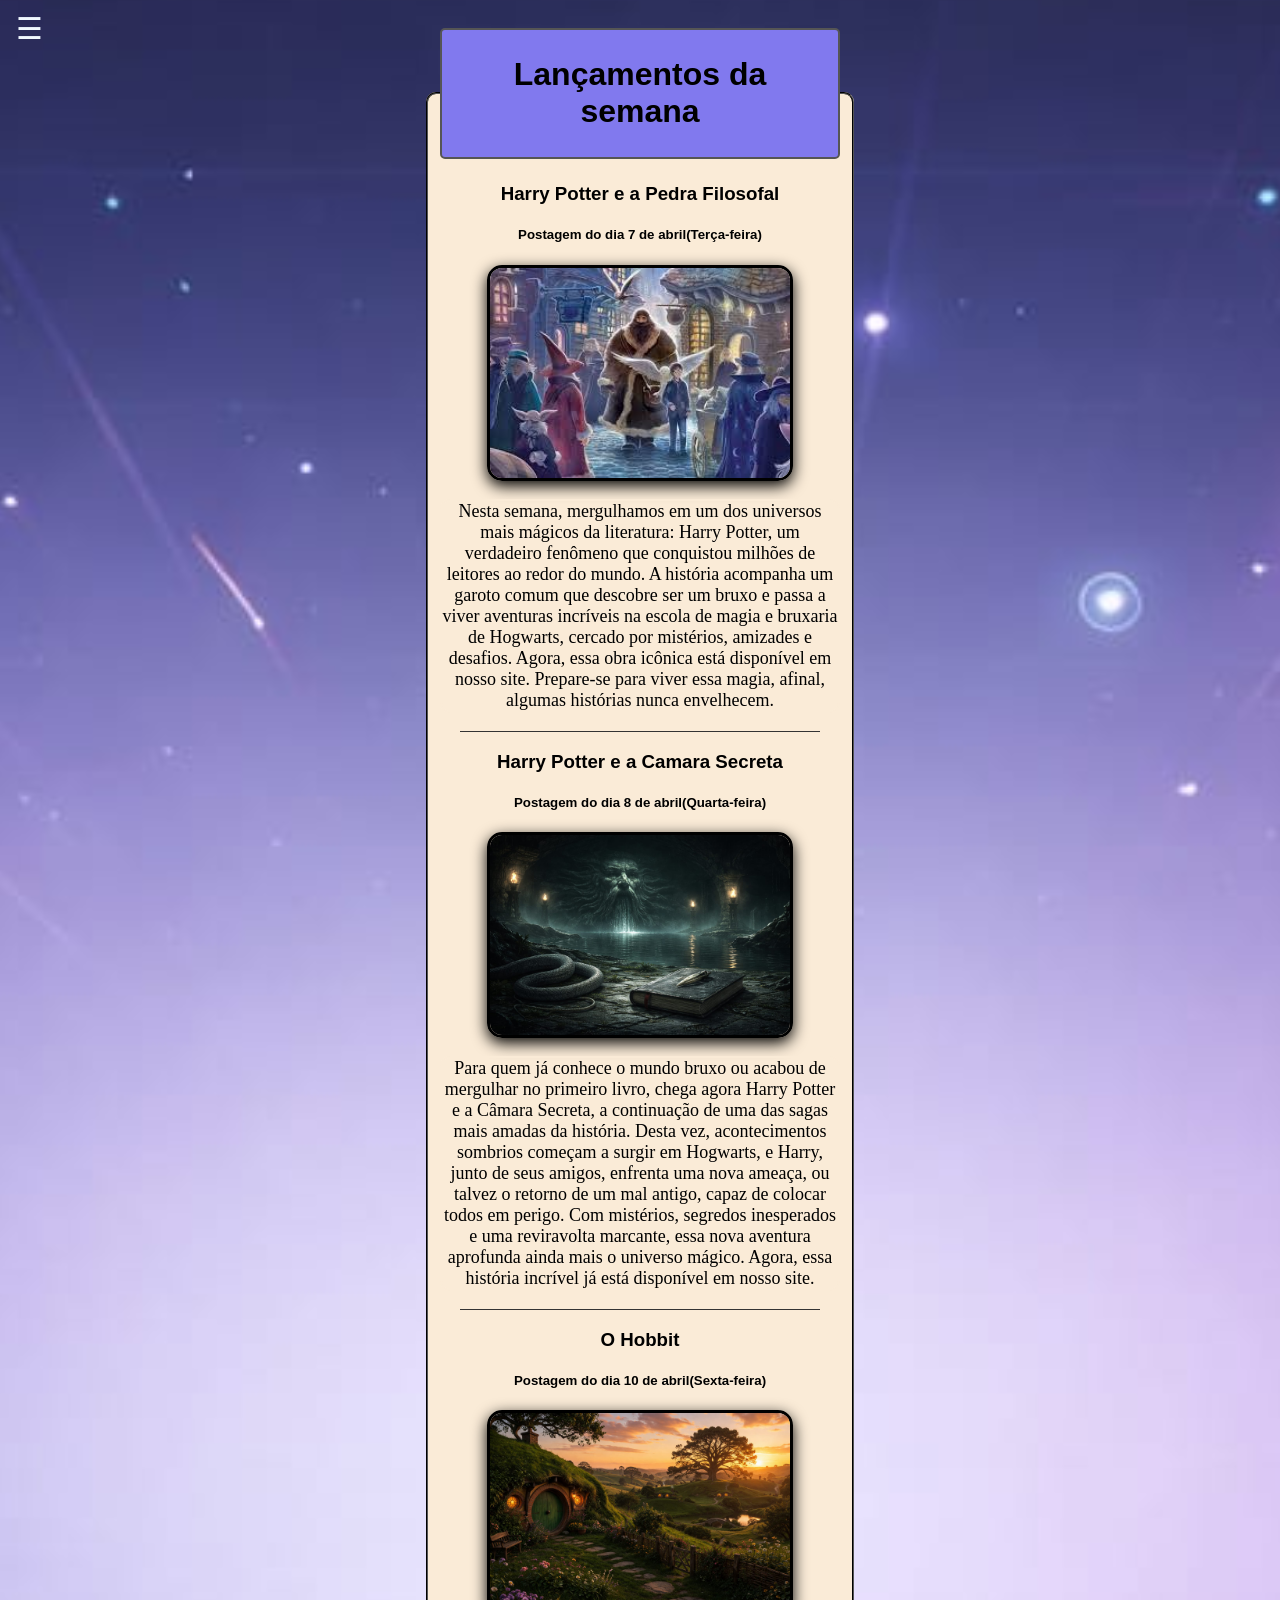
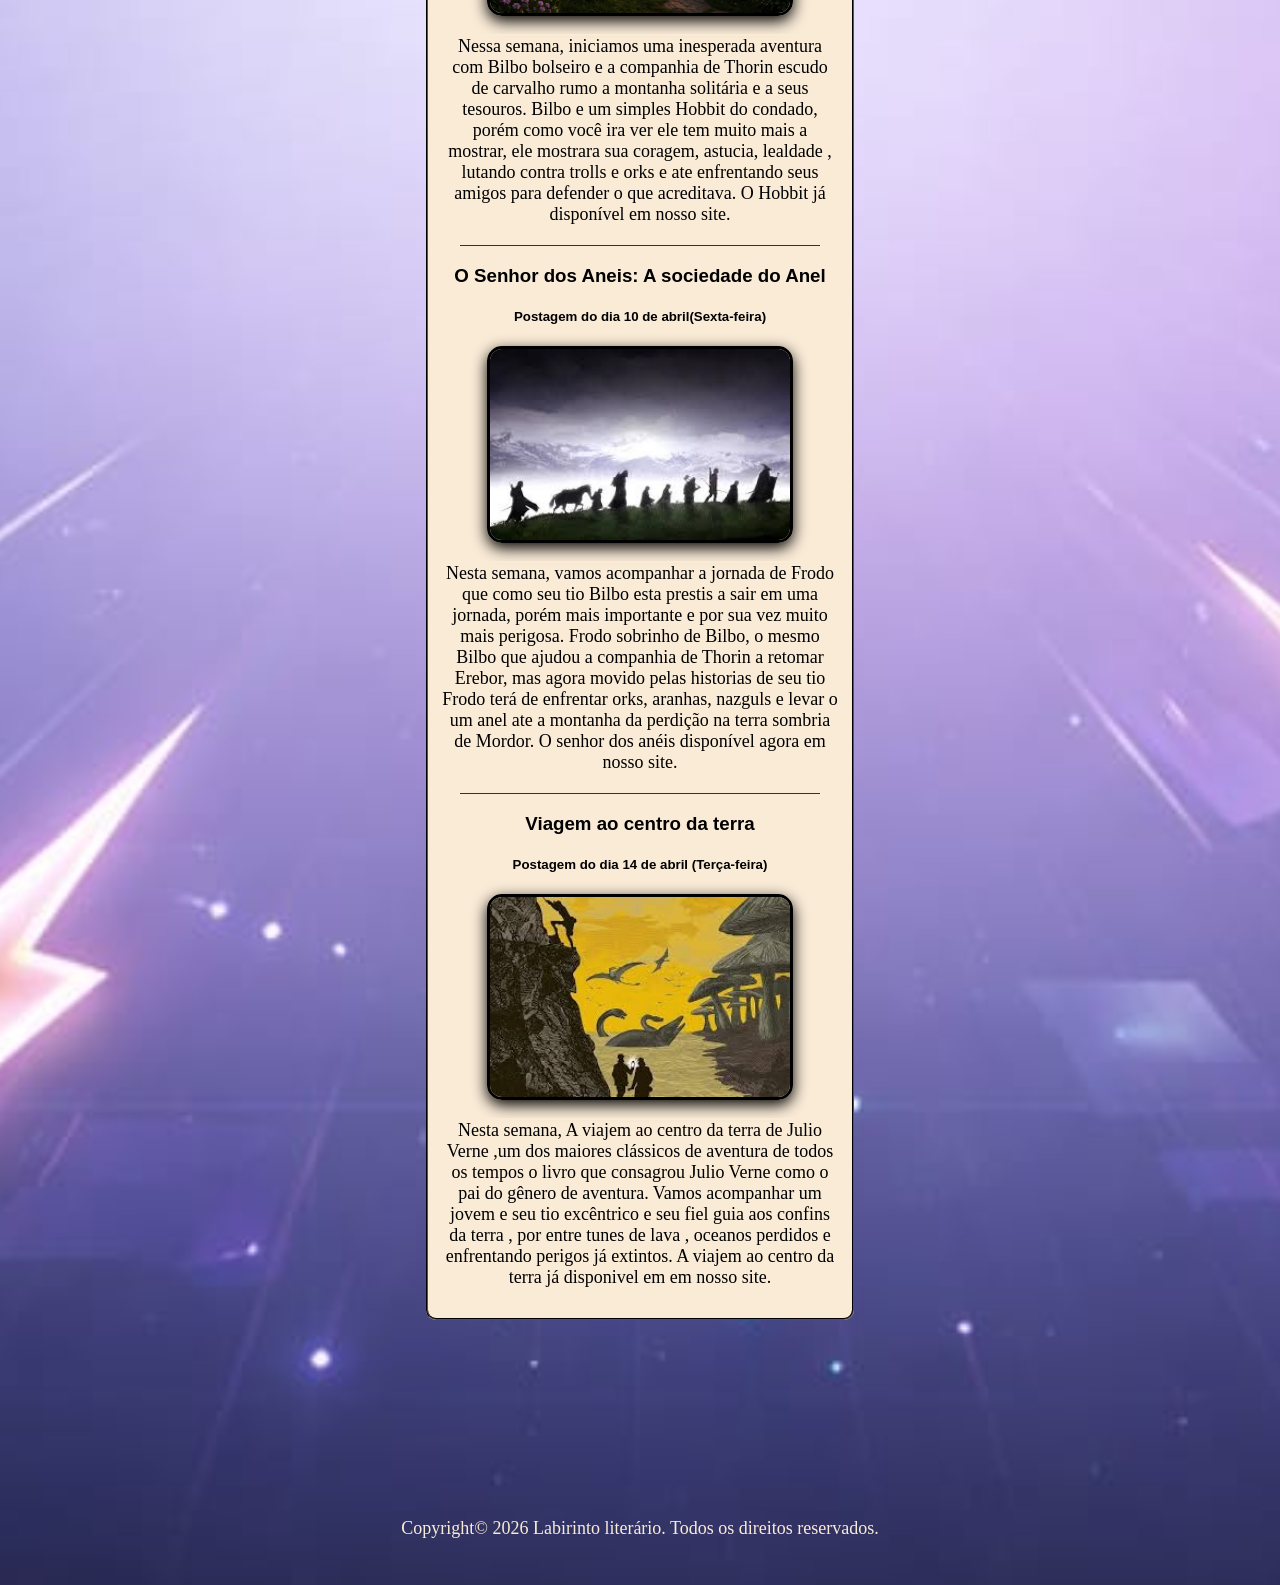
<file: novidades.html>
<!DOCTYPE html>
<html lang="pt-BR">

<head>
    <meta charset="UTF-8">
    <meta name="viewport" content="width=device-width, initial-scale=1.0">
    <title> Novidades</title>
    <link rel="icon" href="imagens/logo.jpeg">
    <style>
        body {
            background-image: url('imagens/img_novidade.jpeg');
            background-size: cover;
            background-position: center;
            padding: 20px;
        }

        h1 {
            text-align: center;
            font-family: Arial, Helvetica, sans-serif
        }


        h3 {
            text-align: center;
            font-family: Arial, Helvetica, sans-serif
        }

        h5 {
            text-align: center;
            font-family: Arial, Helvetica, sans-serif
        }

        #hr {
            border: none;
            height: 1px;
            background-color: #333;
            width: 90%;
        }

        fieldset {
            width: 400px;
            margin: auto;
            border-radius: 10px;
            border-color: black;
            background-color: antiquewhite;
            transition: 0.3s;
            animation: flutuar 3s ease-in-out infinite;

        }

        p {
            text-align: center;
            font-family: 'Times New Roman', Times, serif;
            font-size: 18px;
        }



        .img_cs {
            border: 3px solid black;
            border-radius: 15px;
            display: block;
            margin: auto;
            box-shadow: 0px 5px 15px rgba(0, 0, 0.3);
            transition: 0.3s;
            animation: flutuar 3s ease-in-out infinite;
        }


        .img_pf {
            border: 3px solid black;
            border-radius: 15px;
            display: block;
            margin: auto;
            box-shadow: 0px 5px 15px rgba(0, 0, 0.3);
            transition: 0.3s;
            animation: flutuar 3s ease-in-out infinite;
        }

        .img_hbt {
            border: 3px solid black;
            border-radius: 15px;
            display: block;
            margin: auto;
            box-shadow: 0px 5px 15px rgba(0, 0, 0.3);
            transition: 0.3s;
            animation: flutuar 3s ease-in-out infinite;
        }

        .img_sda1 {
            border: 3px solid black;
            border-radius: 15px;
            display: block;
            margin: auto;
            box-shadow: 0px 5px 15px rgba(0, 0, 0.3);
            transition: 0.3s;
            animation: flutuar 3s ease-in-out infinite;
        }

        .img_vct {
            border: 3px solid black;
            border-radius: 15px;
            display: block;
            margin: auto;
            box-shadow: 0px 5px 15px rgba(0, 0, 0.3);
            transition: 0.3s;
            animation: flutuar 3s ease-in-out infinite;
        }

        legend {
            text-align: center;
            font-weight: bold;
            background-color: #8179ee;
            padding: 5px 10px;
            border: 2px solid #555;
            border-radius: 5px;
            transition: 0.3s;
            animation: flutuar 3s ease-in-out infinite;
        }

        footer {
            text-align: center;
            font-family: Arial, Helvetica, sans-serif;
            color: antiquewhite;



        }

        #mod4 {
            background-color: #5c50ff;


        }

        main {
            height: 20vh;
        }

        img:hover,
        fieldset:hover,
        legend:hover,
        #pp:hover {
            transform: translateY(-5px) scale(1.03);
            box-shadow: 0 20px 40px rgba(0, 0, 0, 0.4);
            animation: none;

        }

        #pp {
            border: 2px solid antiquewhite;
            border-radius: 10px;
            transition: 0.3s;
            animation: flutuar 3s ease-in-out infinite;
        }



        @keyframes flutuar {
            0% {
                transform: translateY(0px);
            }

            50% {
                transform: translateY(-10px);
            }

            100% {
                transform: translateY(0px);
            }
        }
      
         



#ft-perfil {
    border-radius: 80%;
margin: 10px;
    width: 30%;
border: 2px solid gold;
box-shadow: 0 0 15px rgba(212, 175, 55, 0.3);
}

.lateral {
    background-color:#1A1A1A;
    position: fixed;
    height: 100vh;
    width: 250px;
    left: -274px;
    z-index: 1000;
    transition: 0.5s;
    border-radius: 3px;
    text-align: center;
    border: solid, 1px gold;
    font-family: Verdana, Geneva, Tahoma, sans-serif;
    font-size: 20px;
    padding-top: 60px;
}

.lateral p  {
    font-size: x-small;
    margin: 10px;
   
}

.lateral h3{
    color: gold;
    text-shadow: none;
}
.lateral ul {
    list-style: none;
    padding: 0;

}

.lateral a {
    text-decoration: none;
    background-color: transparent;
    color: #BFBFBF;
    font-size: 15px;
    padding: 5px;
    border-radius: 5px;
    display: block;
    transition: 0.3s;
}

.lateral a:hover {
    color: gold;
  background-color: rgb(255, 255, 255,0.05);
    transition: all, 0.5s;
    padding: 15px;
}

.lateral.active {
    left: 0%;
    
}

.menu-butao {
    position: absolute;
    left: 10px;
    top: 10px;
    background: none;
    border: none;
    font-size: 30px;
    cursor: pointer;
    color: aliceblue;
}

.overlay {
    position: fixed;
    top: 0;
    left: 0;
    width: 100%;
    height: 100%;
    background-color: rgba(0, 0, 0, 0.5);
    backdrop-filter: blur(5px);
    z-index: 9;
    opacity: 0;
    pointer-events: none;
    transition: 0.3s
}

.overlay.active {
    opacity: 1;
    pointer-events: auto;
    transition: 0.5s;
}
       
@media (max-width: 900px) {

    fieldset {
        width: 50%;
        
        margin:  50px auto;
        
    }
    
    .img_cs, .img_pf, .img_hbt, .img_sda1, .img_vct {
        text-align: center;
    }
    
    #pp {
        text-align: center;
    }

    .lateral {
        width: 60%;
        left: -167%;

    }
}
    




    </style>
</head>

<body>
 <div class="overlay" id="overlay"></div>

    <nav class="lateral" id="lateral">
        <img id="ft-perfil" src="imagens/perfil.jpg" alt="perfil">
        <p><a href="login.html">login</a></p>
        <hr>
        <h3>Labirinto Literario</h3>
        
        <ul>
            
              <li><a href="index.html">Inicio</a></li><br>

            <li><a href="produtos.html">Produtos</a></li><br>

            <li><a href="contatos.html">Contatos</a></li><br>

            <li><a href="sobre.html">Sobre</a></li><br>

              <li><a href="novidades.html">Novidades</a></li><br>
        </ul>

        </div>

    </nav>

    <nav class="container">
        
        <button id="menu-butao" class="menu-butao">☰</button>
        
    </nav>


    <fieldset>
        <legend>
            <h1>Lançamentos da semana</h1>
        </legend>
        <h3>Harry Potter e a Pedra Filosofal</h3>
        <h5>Postagem do dia 7 de abril(Terça-feira)</h5>
        <img src="imagens/img_hp_pf.jpeg" alt="Imagem de Harry Potter e a Pedra Filosofal" width="300" class="img_pf">

        <p id="pp">
            Nesta semana, mergulhamos em um dos universos mais mágicos da literatura: Harry Potter, um verdadeiro
            fenômeno que conquistou milhões de leitores ao redor do mundo.

            A história acompanha um garoto comum que descobre ser um bruxo e passa a viver aventuras incríveis na escola
            de magia e bruxaria de Hogwarts, cercado por mistérios, amizades e desafios.

            Agora, essa obra icônica está disponível em nosso site.

            Prepare-se para viver essa magia, afinal, algumas histórias nunca envelhecem.</p>
             <hr id="hr">

        <h3>Harry Potter e a Camara Secreta </h3>
        <h5>Postagem do dia 8 de abril(Quarta-feira)</h5>
        <img src="imagens/img_hp,cs.jpeg" alt="Imagem de Harry Potter e a camara secreta" width="300" class="img_cs">

        <p id="pp">
            Para quem já conhece o mundo bruxo ou acabou de mergulhar no primeiro livro, chega agora Harry Potter e a
            Câmara Secreta, a continuação de uma das sagas mais amadas da história.

            Desta vez, acontecimentos sombrios começam a surgir em Hogwarts, e Harry, junto de seus amigos, enfrenta uma
            nova ameaça, ou talvez o retorno de um mal antigo, capaz de colocar todos em perigo.

            Com mistérios, segredos inesperados e uma reviravolta marcante, essa nova aventura aprofunda ainda mais o
            universo mágico.

            Agora, essa história incrível já está disponível em nosso site.</p>

            <hr id="hr">
        <h3> O Hobbit</h3>
        <h5>Postagem do dia 10 de abril(Sexta-feira)</h5>
        <img src="imagens/img_sda1.jpeg" alt="Imagem de O Hobbit" width="300" class="img_hbt">

        <p id="pp">
            Nessa semana, iniciamos uma inesperada aventura com Bilbo bolseiro e a companhia de Thorin escudo de
            carvalho rumo a montanha solitária e a seus tesouros.

            Bilbo e um simples Hobbit do condado, porém como você ira ver ele tem muito mais a mostrar, ele mostrara sua
            coragem, astucia, lealdade , lutando contra trolls e orks e ate enfrentando seus amigos para defender o que
            acreditava.

            O Hobbit já disponível em nosso site.</p>
            
            <hr id="hr">
        <h3> O Senhor dos Aneis: A sociedade do Anel </h3>
        <h5> Postagem do dia 10 de abril(Sexta-feira)</h5>
        <img src="imagens/senhor dos aneis2.jpeg" alt="Imagem de O Senhor dos Aneis: A sociedade do anel" width="300"
            class="img_sda1">

        <p id="pp"> Nesta semana, vamos acompanhar a jornada de Frodo que
            como seu tio Bilbo esta
            prestis a sair em uma jornada,
            porém mais importante e por sua vez muito mais perigosa.

            Frodo sobrinho de Bilbo, o mesmo Bilbo que ajudou a companhia de Thorin a retomar Erebor, mas agora movido
            pelas historias de seu tio Frodo terá de enfrentar orks, aranhas, nazguls e levar o um anel ate a montanha
            da perdição na terra sombria de Mordor.

            O senhor dos anéis disponível agora em nosso site.</p>
        <hr id="hr">
        <h3> Viagem ao centro da terra</h3>
        <h5> Postagem do dia 14 de abril (Terça-feira)</h5>
        <img src="imagens/img_vct.jpeg" alt="Imagem de A viagem ao centro da terra" width="300" class="img_vct">
        <p id="pp"> Nesta semana, A viajem ao centro da terra de Julio Verne ,um dos maiores clássicos de aventura de
            todos os tempos o livro que consagrou Julio Verne como o pai do gênero de aventura.

            Vamos acompanhar um jovem e seu tio excêntrico e seu fiel guia aos confins da terra , por entre tunes de
            lava , oceanos perdidos e enfrentando perigos já extintos.

            A viajem ao centro da terra já disponivel em em nosso site.</p>
    </fieldset>

    <main></main>
    <footer>
      <p>Copyright&copy; 2026 Labirinto literário. Todos os direitos reservados.</p>
    </footer>

    <script>
        document.getElementById('menu-butao').addEventListener('click', function () {
    const lateral = document.getElementById('lateral');
    const overlay = document.getElementById('overlay'); 

    lateral.classList.toggle('active');
    overlay.classList.toggle('active'); // Ativa/desativa o blur junto com a barra

   
    if (lateral.classList.contains('active')) {
        this.textContent = '☰';
    } else {                          //ABRE E FECHA O MENU
        this.textContent = '☰';
    }
});

//  Fecha o menu se clicar no desfoque (fora da barra)
document.getElementById('overlay').addEventListener('click', function () {
    const lateral = document.getElementById('lateral');
    const btn = document.getElementById('menu-butao');
    
    lateral.classList.remove('active');
    this.classList.remove('active');
    btn.textContent = '☰';
});
    </script>
</body>

</html>
</file>
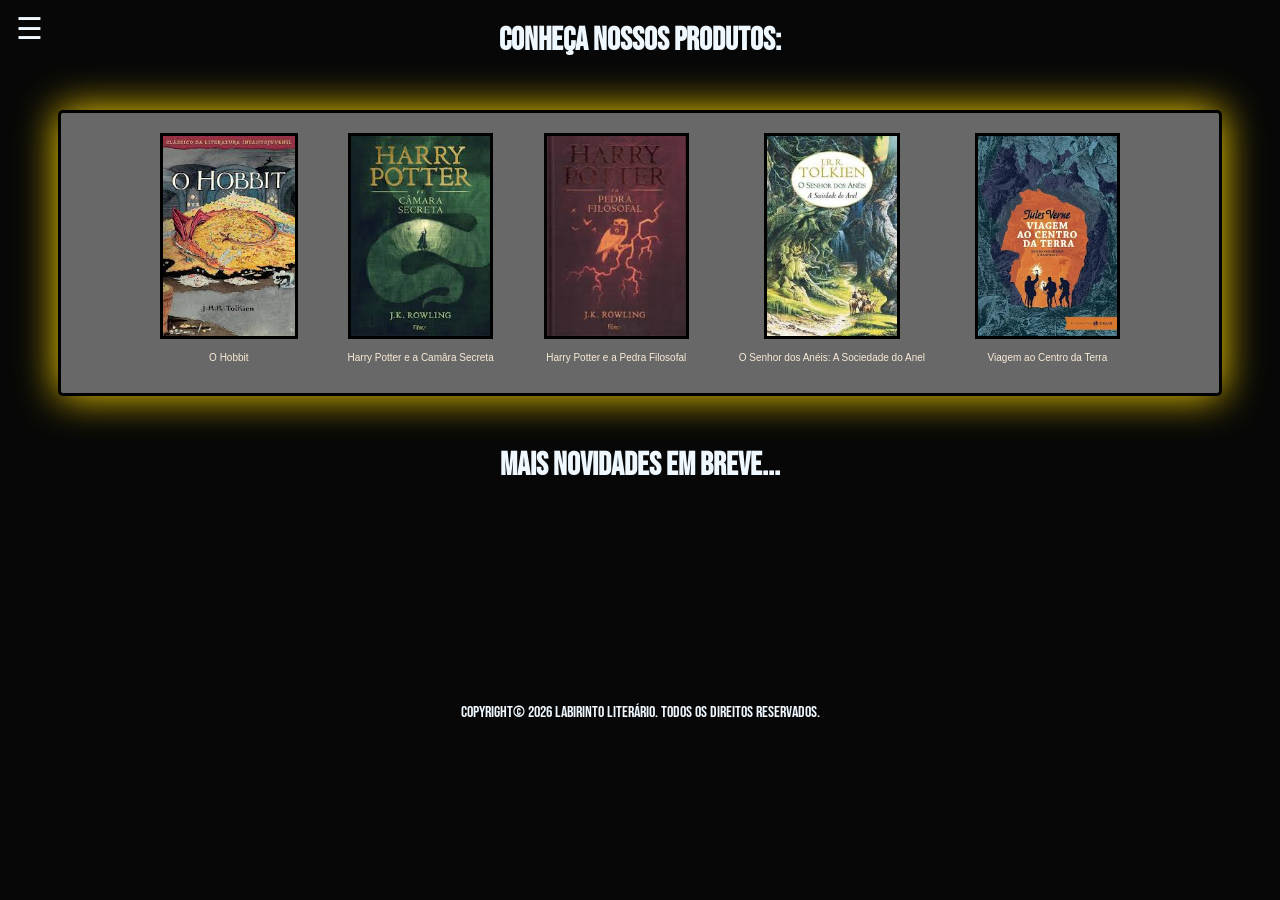
<file: produtos.html>
<!DOCTYPE html>
<html lang="pt-br">

<head>
    <meta charset="UTF-8">
    <meta name="viewport" content="width=device-width, initial-scale=1.0">
    <title>Produtos</title>
<link rel="icon" href="imagens/logo.jpeg">
    <link rel="preconnect" href="https://fonts.googleapis.com">
    <link rel="preconnect" href="https://fonts.gstatic.com" crossorigin>
    <link
        href="https://fonts.googleapis.com/css2?family=Bebas+Neue&family=Bitcount+Grid+Double:wght@100..900&family=Libertinus+Keyboard&family=Playwrite+IE:wght@100..400&display=swap"
        rel="stylesheet">
</head>

<body>
 <div class="overlay" id="overlay"></div>

    <nav class="lateral" id="lateral">
        <img id="ft-perfil" src="imagens/perfil.jpg" alt="perfil">
        <p><a href="login.html">login</a></p>
        <hr>
        <h3>labirinto literario</h3>

        <ul>
           
              <li><a href="index.html">Inicio</a></li><br>

            <li><a href="produtos.html">Produtos</a></li><br>

            <li><a href="contatos.html">Contatos</a></li><br>

            <li><a href="sobre.html">Sobre</a></li><br>

              <li><a href="novidades.html">Novidades</a></li><br>

        </ul>

        </div>

    </nav>

    <button id="menu-butao" class="menu-butao">☰</button>

    <style>

#ft-perfil {
    border-radius: 80%;
margin: 10px;
    width: 30%;
border: 2px solid gold;
box-shadow: 0 0 15px rgba(212, 175, 55, 0.3);
}

.lateral {
    background-color:#1A1A1A;
    position: fixed;
    height: 100vh;
    width: 250px;
    left: -274px;
    z-index: 1000;
    transition: 0.5s;
    border-radius: 3px;
    text-align: center;
    border: solid, 1px gold;
    font-family: Verdana, Geneva, Tahoma, sans-serif;
    font-size: 20px;
    padding-top: 60px;
}

.lateral p  {
    font-size: x-small;
    margin: 10px;
   
}

.lateral h3{
    color: gold;
    text-shadow: none;
}
.lateral ul {
    list-style: none;
    padding: 0;

}

.lateral a {
    text-decoration: none;
    background-color: transparent;
    color: #BFBFBF;
    font-size: 15px;
    padding: 5px;
    border-radius: 5px;
    display: block;
    transition: 0.3s;
}

.lateral a:hover {
    color: gold;
  background-color: rgb(255, 255, 255,0.05);
    transition: all, 0.5s;
    padding: 15px;
}

.lateral.active {
    left: 0%;
    
}

.menu-butao {
    position: absolute;
    left: 10px;
    top: 10px;
    background: none;
    border: none;
    font-size: 30px;
    cursor: pointer;
    color: aliceblue;
}

        body {
            background-color: rgb(7, 7, 7);
            align-items: center;
            text-align: center;
            color: aliceblue;
            font-family: "Bebas Neue", sans-serif;
            font-weight: 400;
            font-style: normal;


        }

        .container-livro {
            display: flex;
            padding: 20px;
            gap: 50px;
            text-align: center;
            font-size: x-small;
            margin: 50px;
            justify-content: center;
            list-style-type: none;
            border: solid black;
            border-radius: 5px;
            background-color: rgb(104, 104, 104);
            box-shadow: 0px 0px 40px gold;

        }

        .container-livro img {
            max-width: 200px;
            max-height: 200px;
            border: solid black;

        }

        .container-livro p {
            color: antiquewhite;
            text-decoration: none;
            font-family: 'Lucida Sans', 'Lucida Sans Regular', 'Lucida Grande', 'Lucida Sans Unicode', Geneva, Verdana, sans-serif;
        }

        .container-livro a {
            text-decoration: none;
        }
        
.overlay {
    position: fixed;
    top: 0;
    left: 0;
    width: 100%;
    height: 100%;
    background-color: rgba(0, 0, 0, 0.5);
    backdrop-filter: blur(5px);
    z-index: 999;
    opacity: 0;
    pointer-events: none;
    transition: 0.3s
}
        
.overlay.active{
    opacity: 1;
    pointer-events: auto;
}

main{
    height: 20vh;
}
    
@media screen {
    
    /* Configurações para Tablets e Celulares (telas menores que 768px) */
@media screen and (max-width: 768px) {
    
    /* 1. Ajuste do Título Principal */
    h1 {
        font-size: 28px;
        padding: 10px;
    }

    /* 2. Ajuste da Grade de Livros */
    .container-livro {
        flex-direction: column; /* No celular, os livros ficam um embaixo do outro */
        align-items: center;
        gap: 30px;
        margin: 20px 10px;
        padding: 15px;
    }

    .container-livro img {
        max-width: 150px; /* Livros um pouco menores no celular */
    }

    /* 3. Ajuste da Barra Lateral */
    .lateral {
        width: 200px; /* Barra um pouco mais estreita */
        left: -224px; /* Ajuste para esconder proporcionalmente */
    }

    /* 4. Ajuste da Barra de Busca (caso use) */
    #barra-busca {
        width: 80%;
        right: 10%; /* Centraliza melhor em telas pequenas */
    }

    /* 5. Ajuste de Fontes e Conteúdos Poéticos */
    .conteudo1, .conteudo2 {
        font-size: 13px;
        padding: 10px;
        margin: 10px;
    }

    /* 6. Carrossel (caso use na home) */
    .carrossel {
        max-width: 90%; /* Ocupa quase a tela toda no celular */
    }
}

/* Configurações para Celulares Pequenos (max-width: 480px) */
@media screen and (max-width: 480px) {
    .container-livro img {
        max-width: 120px;
    }
    
    .menu-butao {
        font-size: 25px; /* Ícone ☰ um pouco menor */
    }
}
    
}

    </style>
   
 <h1>conheça nossos produtos:</h1>
    <ul class="container-livro">
        <a href="livro6.html">
            <li><img src="imagens/hobbit.jpg" alt="O Hobbit">
                <p>O Hobbit</p>
            </li>
        </a>

        <a href="livro5.html">
            <li><img src="imagens/harry 2.jpg" alt="Harry Potter e a Camâra Secreta">
                <p>Harry Potter e a Camâra Secreta</p>
            </li>
        </a>

        <a href="livro2.html">
            <li><img src="imagens/harry potter.jpg" alt="Harry Potter e a Pedra Filosofal">
                <p>Harry Potter e a Pedra Filosofal</p>
            </li>
        </a>

        <a href="livro3.html">
            <li><img src="imagens/senhor dos aneis.jpg" alt="O Senhor dos Anéis: A Sociedade do Anel">
                <p>O Senhor dos Anéis: A Sociedade do Anel</p>
            </li>
        </a>

        <a href="livro4.html">
            <li><img src="imagens/viagem ao centro da terra.webp" alt="Viagem ao Centro da Terra">
                <p>Viagem ao Centro da Terra </p>
            </li>
        </a>

    </ul>

    <h1>MAIS NOVIDADES EM BREVE...</h1>
   
<script>
    document.getElementById('menu-butao').addEventListener('click', function () {
    const lateral = document.getElementById('lateral');
    const overlay = document.getElementById('overlay');

    lateral.classList.toggle('active');
    overlay.classList.toggle('active'); // Ativa/desativa o blur junto com a barra


    if (lateral.classList.contains('active')) {
        this.textContent = '☰';
    } else {                          //ABRE E FECHA O MENU
        this.textContent = '☰';
    }
});

//  Fecha o menu se clicar no desfoque (fora da barra)
document.getElementById('overlay').addEventListener('click', function () {
    const lateral = document.getElementById('lateral');
    const btn = document.getElementById('menu-butao');

    lateral.classList.remove('active');
    this.classList.remove('active');
    btn.textContent = '☰';
});
</script>
<main></main>
<footer>
    <p>Copyright&copy; 2026 Labirinto literário. Todos os direitos reservados.</p></footer>
</body>

</html>
</file>
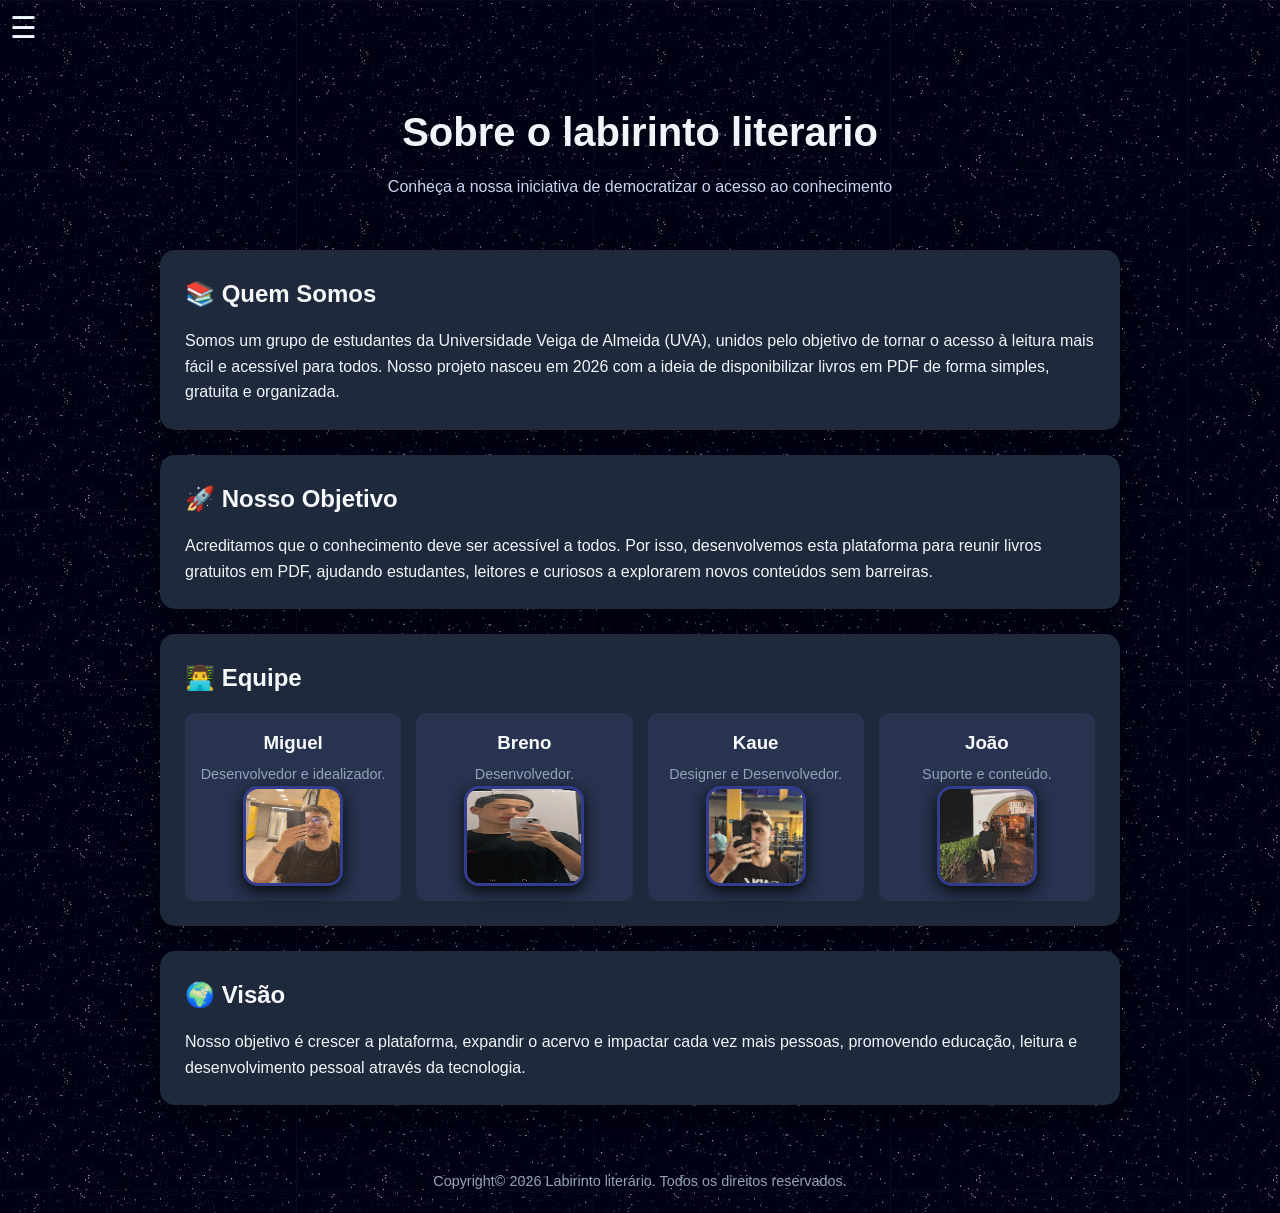
<file: sobre.html>
<!DOCTYPE html>
<html lang="pt-BR">
<head>
  <meta charset="UTF-8">
  <meta name="viewport" content="width=device-width, initial-scale=1.0">
  <title>Sobre Nós</title>
 <link rel="icon" href="imagens/logo.jpeg">
  <style>
    * {
      margin: 0;
      padding: 0;
      box-sizing: border-box;
      font-family: Arial, Helvetica, sans-serif;
    }

    body {
      background: linear-gradient(135deg, #0f172a, #0d0d0d);
      color: #f1f5f9;
      line-height: 1.6;
      background-image: url("imagens/fundo.jpg");
      
    }

    header {
      text-align: center;
      padding: 60px 20px 30px;
    }

    header h1 {
      font-size: 2.5rem;
      margin-bottom: 10px;
    }

    header p {
      color: #cbd5f5;
    }

    .container {
      max-width: 1000px;
      margin: auto;
      padding: 20px;
    }

    .card {
      background: #1e293b;
      padding: 25px;
      border-radius: 15px;
      margin-bottom: 25px;
      box-shadow: 0 10px 25px rgba(0,0,0,0.3);
      transition: 0.3s;
    }

    .card:hover {
      transform: translateY(-5px);
    }

    h2 {
      margin-bottom: 15px;
      color: #f7f8fa;
    }

    .team {
      display: grid;
      grid-template-columns: repeat(auto-fit, minmax(200px, 1fr));
      gap: 15px;
    }

    .member {
      background: #27334f;
      padding: 15px;
      border-radius: 10px;
      text-align: center;
      transition: 0.3s;
    }

    .member:hover {
      background: #334155;
    }

    .member h3 {
      margin-bottom: 5px;
      color: #f8fafc;
    }

    .member p {
      font-size: 0.9rem;
      color: #94a3b8;
    }

    footer {
      text-align: center;
      padding: 20px;
      font-size: 0.9rem;
      color: #94a3b8;
    }
    .imagem{
    border: 3px solid rgb(50, 61, 144);
            border-radius: 15px;
            display: block;
            margin: auto;
            box-shadow: 0px 5px 15px rgb(8, 8, 8);
    }
    

#ft-perfil {
    border-radius: 80%;
margin: 10px;
    width: 30%;
border: 2px solid gold;
box-shadow: 0 0 15px rgba(212, 175, 55, 0.3);
}

.lateral {
    background-color:#1A1A1A;
    position: fixed;
    height: 100vh;
    width: 250px;
    left: -274px;
    z-index: 1000;
    transition: 0.5s;
    border-radius: 3px;
    text-align: center;
    border: solid, 1px gold;
    font-family: Verdana, Geneva, Tahoma, sans-serif;
    font-size: 20px;
    padding-top: 60px;
}

.lateral p  {
    font-size: x-small;
    margin: 10px;
   
}

.lateral h3{
    color: gold;
    text-shadow: none;
}
.lateral ul {
    list-style: none;
    padding: 0;

}

.lateral a {
    text-decoration: none;
    background-color: transparent;
    color: #BFBFBF;
    font-size: 15px;
    padding: 5px;
    border-radius: 5px;
    display: block;
    transition: 0.3s;
}

.lateral a:hover {
    color: gold;
  background-color: rgb(255, 255, 255,0.05);
    transition: all, 0.5s;
    padding: 15px;
}

.lateral.active {
    left: 0%;
    
}

.menu-butao {
    position: absolute;
    left: 10px;
    top: 10px;
    background: none;
    border: none;
    font-size: 30px;
    cursor: pointer;
    color: aliceblue;
}

.overlay {
    position: fixed;
    top: 0;
    left: 0;
    width: 100%;
    height: 100%;
    background-color: rgba(0, 0, 0, 0.5);
    backdrop-filter: blur(5px);
    z-index: 9;
    opacity: 0;
    pointer-events: none;
    transition: 0.3s
}

.overlay.active {
    opacity: 1;
    pointer-events: auto;
    transition: 0.5s;
}
        
    </style>
</head>

<body>
 <div class="overlay" id="overlay"></div>

    <nav class="lateral" id="lateral">
        <img id="ft-perfil" src="imagens/perfil.jpg" alt="perfil">
        <p><a href="login.html">login</a></p>
        <hr>
        <br>
        <h3>Labirinto Literario</h3>
        <ul>
            <br>
              <li><a href="index.html">Inicio</a></li><br>

            <li><a href="produtos.html">Produtos</a></li><br>

            <li><a href="contatos.html">Contatos</a></li><br>

            <li><a href="sobre.html">Sobre</a></li><br>

              <li><a href="novidades.html">Novidades</a></li><br>
        </ul>

        </div>

    </nav>

    <nav class="container">
        <button id="menu-butao" class="menu-butao">☰</button>
        
    </nav>

  <header>
    <h1>Sobre o labirinto literario</h1>
    <p>Conheça a nossa iniciativa de democratizar o acesso ao conhecimento</p>
  </header>

  <div class="container">

    <div class="card">
      <h2>📚 Quem Somos</h2>
      <p>
        Somos um grupo de estudantes da Universidade Veiga de Almeida (UVA), unidos pelo objetivo de tornar o acesso à leitura mais fácil e acessível para todos. 
        Nosso projeto nasceu em 2026 com a ideia de disponibilizar livros em PDF de forma simples, gratuita e organizada.
      </p>
    </div>

    <div class="card">
      <h2>🚀 Nosso Objetivo</h2>
      <p>
        Acreditamos que o conhecimento deve ser acessível a todos. Por isso, desenvolvemos esta plataforma para reunir livros gratuitos em PDF, ajudando estudantes, leitores e curiosos a explorarem novos conteúdos sem barreiras.
      </p>
    </div>

    <div class="card">
      <h2>👨‍💻 Equipe</h2>
      <div class="team">
        <div class="member">
          <h3>Miguel</h3>
          <p>Desenvolvedor e idealizador.</p>
          <img src="imagens/fotodomiguel.jpeg" alt="imagem do miguel" width="100" height="100" class="imagem">
        </div>

        <div class="member">
          <h3>Breno</h3>
          <p>Desenvolvedor.</p>
          <img src="imagens/fotodobreno.jpeg" alt="imagem do breno" width="120" height="100" class="imagem">
        </div>

        <div class="member">
          <h3>Kaue</h3>
          <p>Designer e Desenvolvedor.</p>
          <img src="imagens/fotodokaue.jpeg" alt="imagem do kaue" width="100" class="imagem">
        </div>

        <div class="member">
          <h3>João</h3>
          <p>Suporte e conteúdo.</p>
          <img src="imagens/fotodeperfil.jpg" alt="imagem do joão" width="100" class="imagem">
        </div>
      </div>
    </div>

    <div class="card">
      <h2>🌍 Visão</h2>
      <p>
        Nosso objetivo é crescer a plataforma, expandir o acervo e impactar cada vez mais pessoas, promovendo educação, leitura e desenvolvimento pessoal através da tecnologia.
      </p>
    </div>

  </div>

  <footer>
    <p>Copyright&copy; 2026 Labirinto literário. Todos os direitos reservados.</p>
  </footer>
<script>
    document.getElementById('menu-butao').addEventListener('click', function () {
    const lateral = document.getElementById('lateral');
    const overlay = document.getElementById('overlay'); 

    lateral.classList.toggle('active');
    overlay.classList.toggle('active'); // Ativa/desativa o blur junto com a barra

   
    if (lateral.classList.contains('active')) {
        this.textContent = '☰';
    } else {                          //ABRE E FECHA O MENU
        this.textContent = '☰';
    }
});

//  Fecha o menu se clicar no desfoque (fora da barra)
document.getElementById('overlay').addEventListener('click', function () {
    const lateral = document.getElementById('lateral');
    const btn = document.getElementById('menu-butao');
    
    lateral.classList.remove('active');
    this.classList.remove('active');
    btn.textContent = '☰';
});
</script>
</body>
</html>
</file>
<file: cadastro.css>
*{
    box-sizing: border-box; /* Inclui padding e border na largura total */
    margin: 0; /* Remove margens e padding padrao */
    padding: 0; /* Remove margens e padding padrao */
    font-family: Arial, sans-serif; /* Fonte */
 }
 
 
 /* Configurações gerais */

body { 
   background-image: url('imagens/livraria2.png');  /* Imagem de fundo */
   background-size: cover;  /* Cobre toda a área da tela */
   background-position: center;  /* Centraliza a imagem */
   display: flex;  /* Organiza os elementos verticalmente */
   justify-content: center;  /* Centraliza horizontalmente */
   align-items: center;  /* Centraliza verticalmente */
   min-height: 100vh;  /* Garante que o conteúdo ocupe toda a altura da tela */

}



/* Estilo do Conteudo Principal */

.container {
    max-width: 420px;  /* Largura da caixa */
    background: transparent; /* Fundo transparente para mostrar a imagem de fundo */
    border-radius: 10px; /* Bordas arredondadas */
    border:2px solid rgba(255, 255, 255, .5); /* Cor da borda com transparência */
    padding: 30px 40px; /* Espaçamento interno */
    color: white; /* Cor do texto */
    box-shadow: rgba(0, 0, 0, 0.25) 0px 54px 55px, rgba(0, 0, 0, 0.12) 0px -12px 30px, rgba(0, 0, 0, 0.12) 0px 4px 6px, rgba(0, 0, 0, 0.17) 0px 12px 13px, rgba(0, 0, 0, 0.09) 0px -3px 5px; /* Sombra para dar profundidade */
    
}

.container h1 {
    font-size: 36px;  /* Tamanho da fonte do título */
    text-align: center;  /* Centraliza o título */
    
}


.input-box {
    position: relative; /* Permite posicionar o ícone dentro do input */
    margin: 30px 0; /* Espaçamento entre os inputs */
    height: 50px; /* Altura do input */
    width: 100%; /* O container do input ocupa toda a largura disponível */
}


.input-box input {
 width: 100%; /* O input ocupa toda a largura do container */
 height: 100%; /* O input ocupa toda a altura do container */
 background-color: transparent; /* Fundo transparente para mostrar a imagem de fundo */
 border: 2px solid rgba(255, 255, 255, .5); /* Cor da borda com transparência */
 border-radius: 40px; /* Bordas arredondadas */
 outline: none; /* Remove o contorno padrão ao focar */
 font-size: 16px; /* Tamanho da fonte do input */
 color: white; /* Cor do texto do input */
 padding: 20px 45px 20px 20px; /* Espaçamento interno do input, com espaço para o ícone */

}

.input-box input::placeholder {
    color: rgba(255, 255, 255, .9); /* Cor do placeholder */
}

.input-box i{
position: absolute; /* Permite posicionar o ícone dentro do input */
right: 20px; /* Posiciona o ícone à direita */
top: 50%; /* Centraliza o ícone verticalmente */
font-size: 20px; /* Tamanho da fonte do ícone */
transform: translateY(-50%); /* Centraliza o ícone verticalmente */
}


button {
    width: 100%; /* O botão ocupa toda a largura do container */
    padding: 15px; /* Espaçamento interno do botão */
    background-color: #0073ff; /* Cor do botão */
    border: none; /* Remove a borda */
    border-radius: 40px; /* Bordas arredondadas */
    color: rgb(255, 254, 254); /* Cor do texto do botão */
    font-size: 16px; /* Tamanho da fonte do botão */
    cursor: pointer; /* Cursor de ponteiro para indicar que é clicável */
}

.login a{
    color: #3700ff; /* Cor do link */
    text-decoration: none; /* Remove sublinhado do link */     
    margin: 5px; /* Espaçamento entre o link e o texto */
}


/* Estilo do Rodape */

footer {
    text-align: center; /* Centraliza o texto do rodape */
    padding: 20px; /* Padding para dar espaço ao conteudo do rodape */
    font-size: 14px; /* Tamanho da fonte do rodape */
    color: #3182df; /* Cor do texto do rodape */
    position: absolute; 
    bottom: 0; 
}

footer a {
    text-decoration: none; /* Remove sublinhado do link */
    cursor: pointer; /* Cursor de ponteiro para indicar que é clicável */
    color: #3700ff; /* Cor do link */
    
}





/* 6. RESPONSIVIDADE (MEDIA QUERIES) para Celulares */
@media (max-width: 900px) {
    .container {
        flex-direction: column;
        align-items: center;
        margin: 20px auto;
        gap: 30px;
    }
    
    .info-principal {
        text-align: center;
    }
    
    #sinopse {
        text-align: center;
    }

    .botoes {
        width: 100%;
        max-width: 300px;
    }
}
</file>
<file: livro.css>
:root {
    --primary-text: #0F1111;/* texto principal */
    --accent-blue: #007185; 
    --btn-baixar: #FFD814; 
    --btn-baixar-hover: #f7ce02;
    --btn-baixar-border: #FCD200;
    --btn-abrir: #edeff0;
    --btn-abrir-hover: #d7dbde;
}

body {
    font-family: 'Segoe UI', Tahoma, Geneva, Verdana, sans-serif;
    background-color: #F2F0EF; 
    color: #0F1111;
    margin: 0;
    padding: 0; 
    min-height: 100vh;
    display: flex;
    flex-direction: column;
}

/* 1. CONTAINER PRINCIPAL (FLEXBOX) */
.container1 {
    display: flex;
    flex-direction: row;
    justify-content: center;
    align-items: flex-start;
    gap: 40px;
    max-width: 1200px;
    margin: 40px auto;
    padding: 20px;
    flex: 1; /* Preenche o espaço livre, empurrando o footer pra baixo */
}

/* 2. AREA DA IMAGEM (ASIDE) */
aside {
    flex: 0 0 300px;
}

.imagens {
    position: relative;
    width: 300px;
    height: 400px;
    display: flex;
    align-items: center;
    justify-content: center;
    border-radius: 8px;
    box-shadow: 0 4px 15px rgba(0, 0, 0, 0.08); /* Sombra moderna */
    overflow: hidden;
    background: #fafafa;
}

.imagens img {
    width: 100%;
    display: none;
    border-radius: 4px;
    object-fit: contain;
}

.imagens img.ativo {
    display: block;
    animation: fadeIn 0.4s ease;
}

@keyframes fadeIn {
    from { opacity: 0; }
    to { opacity: 1; }
}

#prev, #next {
    cursor: pointer;
    display: flex;
    justify-content: center;
    align-items: center;
    position: absolute;
    width: 40px;
    height: 40px;
    background-color: transparent;
    border: none;
    font-size: 30px;
    text-shadow: 0 2px 5px rgba(0,0,0,0.6);
    transition: transform 0.2s ease;
}

#prev:hover, #next:hover {
    transform: scale(1.2);
}

#prev { left: 5px; }
#next { right: 5px; }

/* 3. INFORMAÇÕES DO LIVRO */
.info-principal {
    flex: 1;
    max-width: 500px;
    text-align: left; /* Alinhamento mais profissional de leitura */
}

.info-principal h1 {
    font-size: 28px;
    margin: 0 0 5px 0;
    line-height: 1.2;
}

#JK {
    color: blue;
    text-decoration: none;
    font-size: 14px;
    margin-top: 5px;
}

.info-principal h3 {
    margin: 25px 0 10px 0;
    border-top: 1px solid #eee;
    padding-top: 15px;
    font-size: 16px;
}

#sinopse {
    font-size: 15px;
    color: #444;
    line-height: 1.6;
    text-align: justify;
}

/* 4. BOTÕES E ASIDE DIREITA */
.botoes {
    flex: 0 0 250px;
    display: flex;
    flex-direction: column;
    gap: 15px;
    padding: 20px;
}

.btn, .btn-baixar, .btn-abrir {
    width: 100%;
    padding: 12px;
    border-radius: 25px; /* Bordas mais suaves */
    border: 1px solid;
    cursor: pointer;
    font-size: 14px;
    font-weight: 500;
    transition: all 0.2s ease; /* Animação suave no hover */
}

.btn-baixar  {
    background: yellow;
    border-color: yellow;
    box-shadow: 0 2px 5px rgba(255, 216, 20, 0.3);
}

.btn-baixar:hover {
    background: yellow;
    transform: translateY(-1px);
    box-shadow: 0 4px 8px rgba(255, 216, 20, 0.4);
}

.btn-abrir {
    background: #d5d9d9;    
    border-color:  #d5d9d9;
    box-shadow: 0 2px 4px rgba(0, 0, 0, 0.05);
}

.btn-abrir:hover {
    background: #d5d9d9;
    transform: translateY(-1px);
}

/* 5. Estilo do Rodape */
footer {
    text-align: center;
    padding: 30px 20px;
    font-size: 14px;
    color: #3182df;
    width: 100%;
}

footer a {
    text-decoration: none;
    cursor: pointer;
    color: #3700ff;
    font-weight: 500;
    
}



/* 6. RESPONSIVIDADE (MEDIA QUERIES) para Celulares */
@media (max-width: 900px) {
    .container {
        flex-direction: column;
        align-items: center;
        margin: 20px auto;
        gap: 30px;
    }
    
    .info-principal {
        text-align: center;
    }
    
    #sinopse {
        text-align: center;
    }

    .botoes {
        width: 100%;
        max-width: 300px;
    }
}




#ft-perfil {
    border-radius: 80%;
margin: 10px;
    width: 30%;
border: 2px solid gold;
box-shadow: 0 0 15px rgba(212, 175, 55, 0.3);
}

.lateral {
    background-color:#1A1A1A;
    position: fixed;
    height: 100vh;
    width: 250px;
    left: -274px;
    z-index: 1000;
    transition: 0.5s;
    border-radius: 3px;
    text-align: center;
    color: rgb(104, 51, 165);
    border: solid, 1px gold;
    font-family: Verdana, Geneva, Tahoma, sans-serif;
    font-size: 20px;
    padding-top: 60px;
}

.lateral p  {
    font-size: x-small;
    margin: 10px;
   
}

.lateral h3{
    color: gold;
    text-shadow: none;
}
.lateral ul {
    list-style: none;
    padding: 0;

}

.lateral a {
    text-decoration: none;
    background-color: transparent;
    color: #BFBFBF;
    font-size: 15px;
    padding: 5px;
    border-radius: 5px;
    display: block;
    transition: 0.3s;
}

.lateral a:hover {
    color: gold;
  background-color: rgb(255, 255, 255,0.05);
    transition: all, 0.5s;
    padding: 15px;
}

.lateral.active {
    left: 0%;
    
}

.menu-butao {
    position: absolute;
    left: 10px;
    top: 10px;
    background: none;
    border: none;
    font-size: 30px;
    cursor: pointer;
    color: black;
}

.overlay {
    position: fixed;
    top: 0;
    left: 0;
    width: 100%;
    height: 100%;
    background-color: rgba(0, 0, 0, 0.5);
    backdrop-filter: blur(5px);
    z-index: 9;
    opacity: 0;
    pointer-events: none;
    transition: 0.3s
}

.overlay.active {
    opacity: 1;
    pointer-events: auto;
    transition: 0.5s;
}
</file>
<file: login.css>
* {
    box-sizing: border-box; /* Inclui padding e border na largura total */
    margin: 0; /* Remove margens e padding padrao */
    padding: 0; /* Remove margens e padding padrao */
    font-family: Arial, sans-serif; /* Fonte */
 }
 
 
 /* Configurações gerais */

body { 
   background-image: url(imagens/livraria2.png);  /* Imagem de fundo */
   background-size: cover;  /* Cobre toda a área da tela */
   background-position: center;  /* Centraliza a imagem */
   display: flex;  /* Organiza os elementos verticalmente */
   justify-content: center;  /* Centraliza horizontalmente */
   align-items: center;  /* Centraliza verticalmente */
   min-height: 100vh;  /* Garante que o conteúdo ocupe toda a altura da tela */

}

#ft-perfil {
    border-radius: 80%;
margin: 10px;
    width: 30%;
border: 2px solid gold;
box-shadow: 0 0 15px rgba(212, 175, 55, 0.3);
}

.lateral {
    background-color:#1A1A1A;
    position: fixed;
    height: 100vh;
    width: 250px;
    left: -274px;
    z-index: 1000;
    transition: 0.5s;
    border-radius: 3px;
    text-align: center;
    color: rgb(104, 51, 165);
    border: solid, 1px gold;
    font-family: Verdana, Geneva, Tahoma, sans-serif;
    font-size: 20px;
    padding-top: 60px;
}

.lateral p  {
    font-size: x-small;
    margin: 10px;
   
}

.lateral h3{
    color: gold;
    text-shadow: none;
}
.lateral ul {
    list-style: none;
    padding: 0;

}

.lateral a {
    text-decoration: none;
    background-color: transparent;
    color: #BFBFBF;
    font-size: 15px;
    padding: 5px;
    border-radius: 5px;
    display: block;
    transition: 0.3s;
}

.lateral a:hover {
    color: gold;
  background-color: rgb(255, 255, 255,0.05);
    transition: all, 0.5s;
    padding: 15px;
}

.lateral.active {
    left: 0%;
    
}

.menu-butao {
    position: absolute;
    left: 10px;
    top: 10px;
    background: none;
    border: none;
    font-size: 30px;
    cursor: pointer;
    color: aliceblue;
}

.overlay {
    position: fixed;
    top: 0;
    left: 0;
    width: 100%;
    height: 100%;
    background-color: rgba(0, 0, 0, 0.5);
    backdrop-filter: blur(5px);
    z-index: 999;
    opacity: 0;
    pointer-events: none;
    transition: 0.3s
}

.overlay.active {
    opacity: 1;
    pointer-events: auto;
    transition: 0.5s;
}


/* Estilo do Conteudo Principal */

.container {
    max-width: 420px;  /* Largura da caixa */
    background: transparent; /* Fundo transparente para mostrar a imagem de fundo */
    border-radius: 10px; /* Bordas arredondadas */
    border:2px solid rgba(255, 255, 255, .5); /* Cor da borda com transparência */
    padding: 30px 40px; /* Espaçamento interno */
    color: white; /* Cor do texto */
    box-shadow: rgba(0, 0, 0, 0.25) 0px 54px 55px, rgba(0, 0, 0, 0.12) 0px -12px 30px, rgba(0, 0, 0, 0.12) 0px 4px 6px, rgba(0, 0, 0, 0.17) 0px 12px 13px, rgba(0, 0, 0, 0.09) 0px -3px 5px; /* Sombra para dar profundidade */
    
}

.container h1 {
    font-size: 36px;  /* Tamanho da fonte do título */
    text-align: center;  /* Centraliza o título */
    
}


.input-box {
    position: relative; /* Permite posicionar o ícone dentro do input */
    margin: 30px 0; /* Espaçamento entre os inputs */
    height: 50px; /* Altura do input */
    width: 100%; /* O container do input ocupa toda a largura disponível */
}


.input-box input {
 width: 100%; /* O input ocupa toda a largura do container */
 height: 100%; /* O input ocupa toda a altura do container */
 background-color: transparent; /* Fundo transparente para mostrar a imagem de fundo */
 border: 2px solid rgba(255, 255, 255, .5); /* Cor da borda com transparência */
 border-radius: 40px; /* Bordas arredondadas */
 outline: none; /* Remove o contorno padrão ao focar */
 font-size: 16px; /* Tamanho da fonte do input */
 color: white; /* Cor do texto do input */
 padding: 20px 45px 20px 20px; /* Espaçamento interno do input, com espaço para o ícone */

}

.input-box input::placeholder {
    color: rgba(255, 255, 255, .9); /* Cor do placeholder */
}

.input-box i{
position: absolute; /* Permite posicionar o ícone dentro do input */
right: 20px; /* Posiciona o ícone à direita */
top: 50%; /* Centraliza o ícone verticalmente */
font-size: 20px; /* Tamanho da fonte do ícone */
transform: translateY(-50%); /* Centraliza o ícone verticalmente */

}

.lembrar-senha input{
    accent-color: white; /* Cor do checkbox */
    cursor: pointer; /* Cursor de ponteiro para indicar que é clicável */
    margin: 5px; /* Espaçamento entre o checkbox e o texto */
    
}

#entrar {
    width: 100%; /* O botão ocupa toda a largura do container */
    padding: 15px; /* Espaçamento interno do botão */
    background-color: #0073ff; /* Cor do botão */
    border: none; /* Remove a borda */
    border-radius: 40px; /* Bordas arredondadas */
    color: white; /* Cor do texto do botão */
    font-size: 16px; /* Tamanho da fonte do botão */
    cursor: pointer; /* Cursor de ponteiro para indicar que é clicável */
}

.cadastro{
    text-align: center;
    padding: 10px;
}

.cadastro a{
    color: #3700ff; /* Cor do link */
    text-decoration: none; /* Remove sublinhado do link */     
    margin: 5px; /* Espaçamento entre o link e o texto */
}

/* Estilo do Rodape */

footer {
    text-align: center; /* Centraliza o texto do rodape */
    padding: 20px; /* Padding para dar espaço ao conteudo do rodape */
    font-size: 14px; /* Tamanho da fonte do rodape */
    color: #3182df; /* Cor do texto do rodape */
    position: absolute; 
    bottom: 0; 
    
   
    
}

footer a {
    text-decoration: none; /* Remove sublinhado do link */
    cursor: pointer; /* Cursor de ponteiro para indicar que é clicável */
    color: #3700ff; /* Cor do link */

}
/* 6. RESPONSIVIDADE (MEDIA QUERIES) para Celulares */
@media (max-width: 900px) {
    .container {
        flex-direction: column;
        align-items: center;
        margin: 20px auto;
        gap: 30px;
    }
    
    .info-principal {
        text-align: center;
    }
    
    #sinopse {
        text-align: center;
    }

    .botoes {
        width: 100%;
        max-width: 300px;
    }
}
</file>
